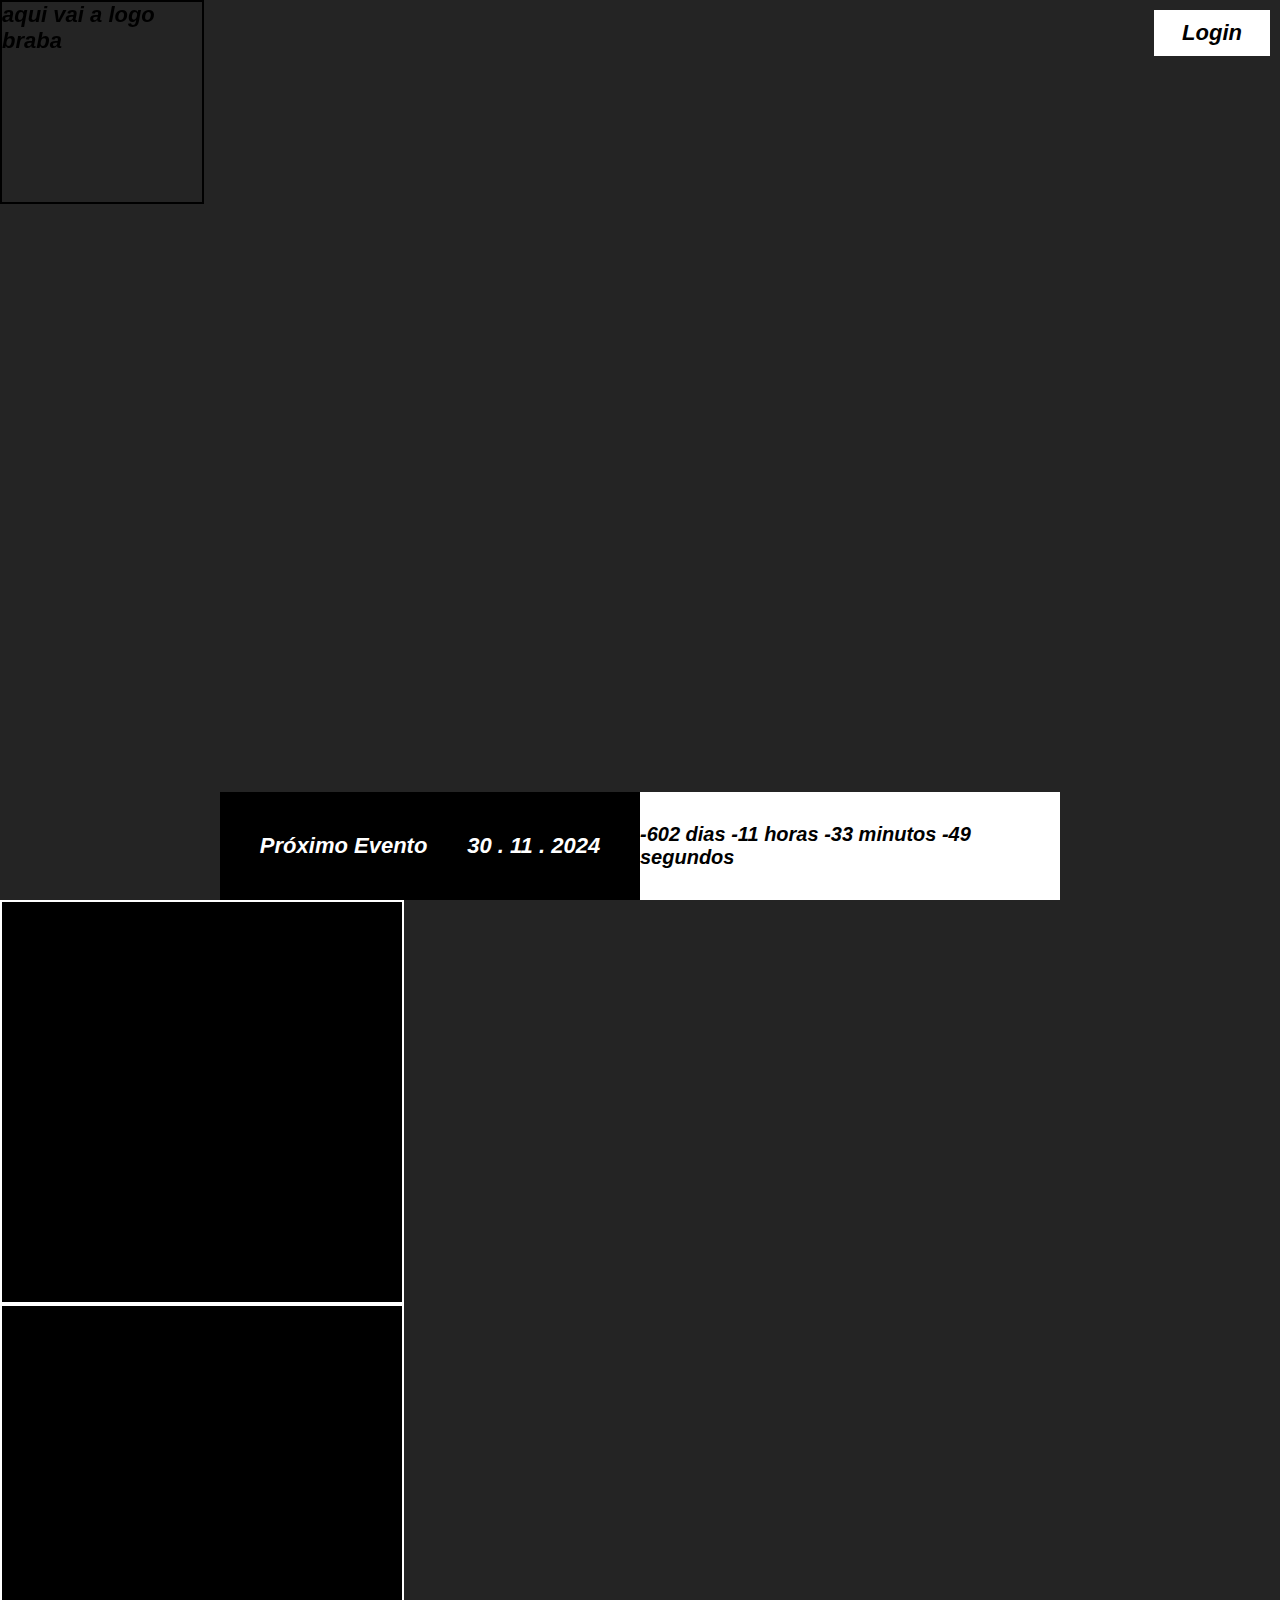
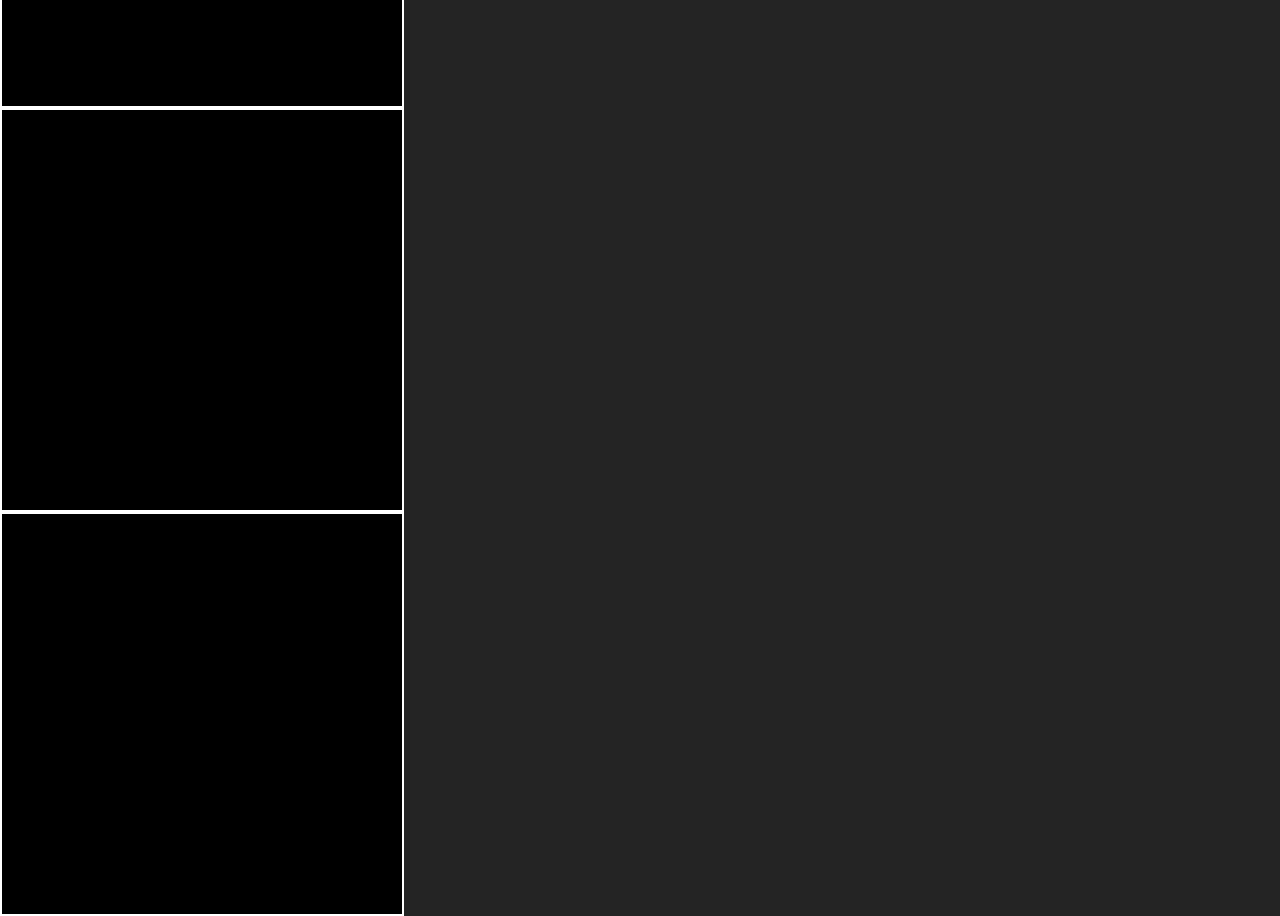
<file: JoaoHeitor/index.html>
<!DOCTYPE html>
<html lang="en">
<head>
    <meta charset="UTF-8">
    <meta name="viewport" content="width=device-width, initial-scale=1.0">
    <link rel="stylesheet" href="style.css">
    <title>Document</title>
</head>
<body>
    <div id="init">
        <div id="logo">
            aqui vai a logo braba
        </div>

        <!-- <div class="sketchfab-embed-wrapper"> <iframe title="Mazda Miata mx-5" frameborder="0" allowfullscreen mozallowfullscreen="true" webkitallowfullscreen="true" allow="autoplay; fullscreen; xr-spatial-tracking" xr-spatial-tracking execution-while-out-of-viewport execution-while-not-rendered web-share src="https://sketchfab.com/models/e074e29ccc3847dca74ed5e9cb92d3e7/embed"> </iframe> </div> -->


        <div id="botLogin">
            Login
        </div>

        <div id="loginPg">
            <div id='ptP'>
            </div>
            <div id="ptB">
                <p>INSCRIÇÃO</p>
                <div class="in">
                    <input type="text" placeholder="NOME" id="text1">
                    <input type="text" placeholder="CPF" id="text2">
                    <input type="email" placeholder="EMAIL" id="text3">
                    <button>
                        <span class="transition"></span>
                        <span class="gradient"></span>
                        <span class="label">CADASTRE-SE</span>
                      </button>
                      
                </div>
            </div>
        </div>

        <div id="prxEvt">
            <div id="p1">
                <div>Próximo Evento</div>
                <div id="p1D">00 . 00 . 00</div>
            </div>
            <div id="p2">00 . 00 . 00</div>
        </div>
    </div>


    <div id='grid'>
        <div></div>
        <div></div>
        <div></div>
        <div></div>
    </div>
</body>
<script src="back.js"></script>
</html>

</body>
</html>
</file>
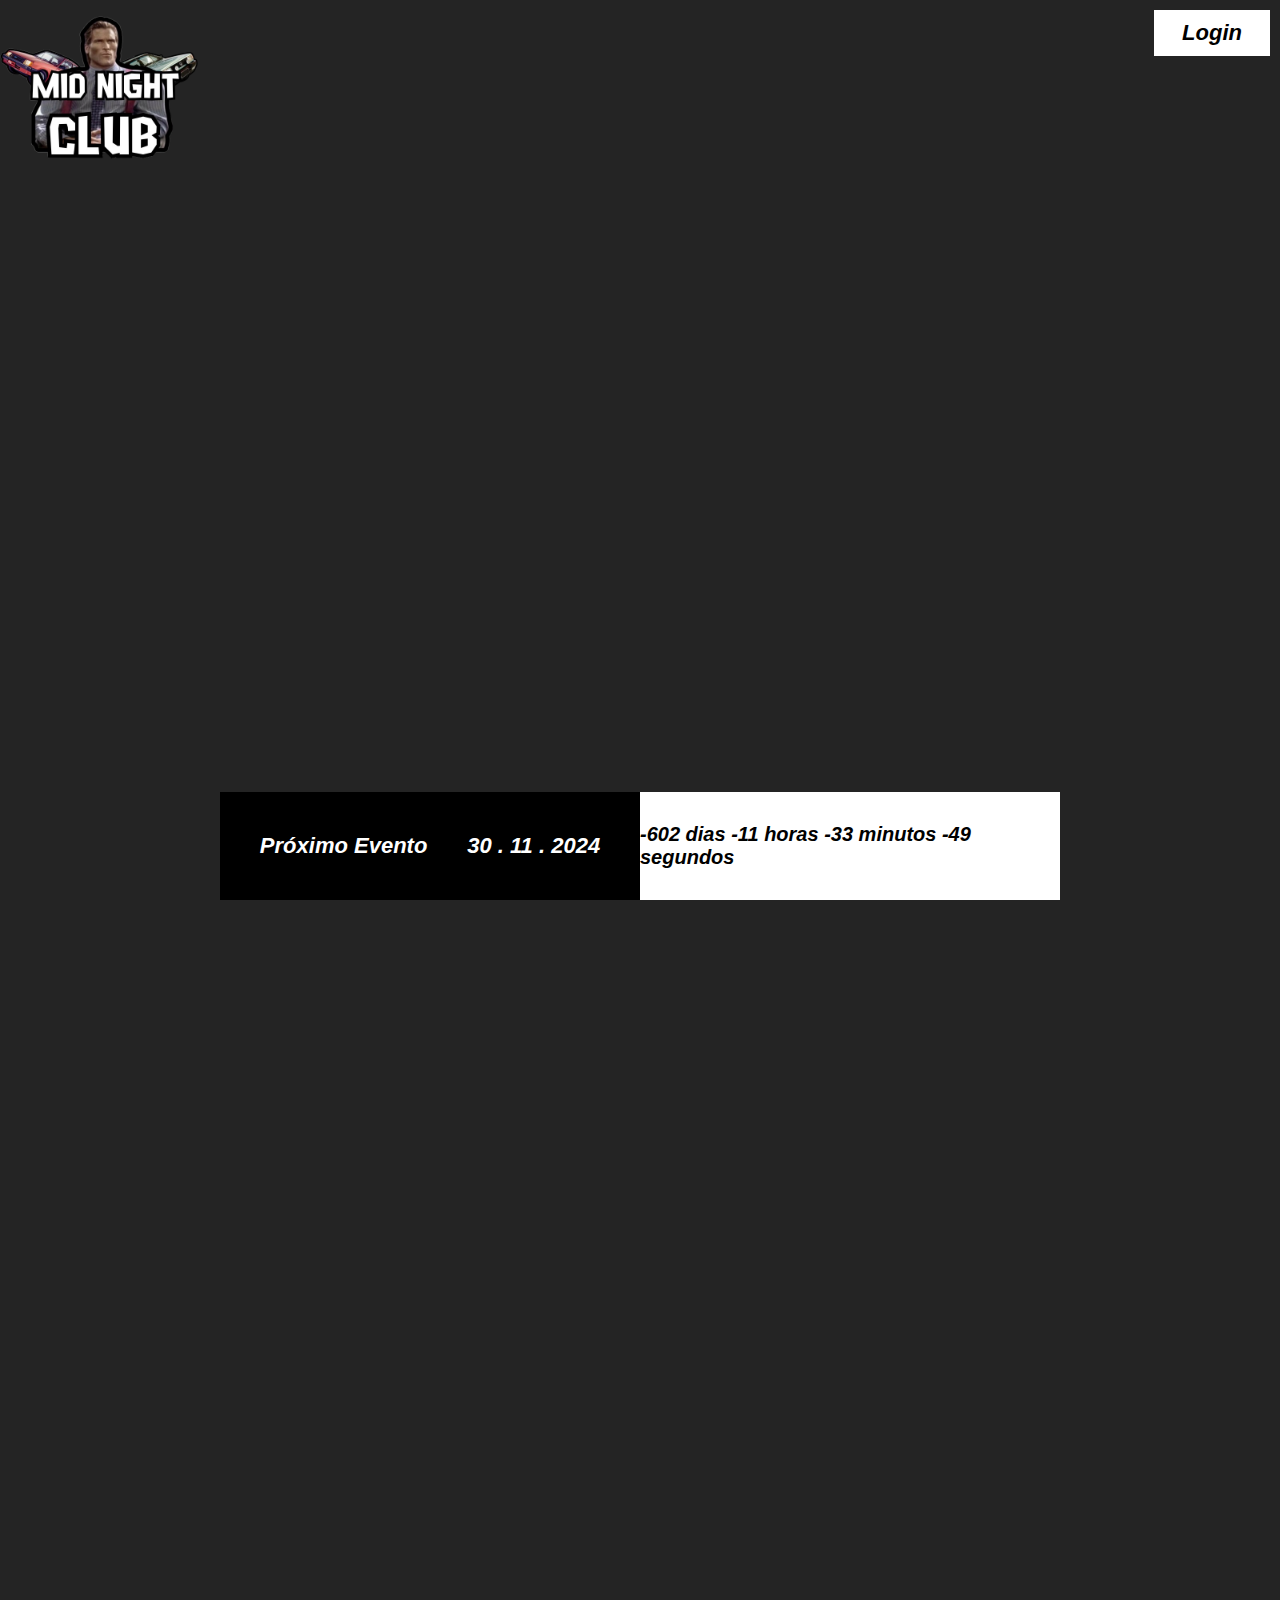
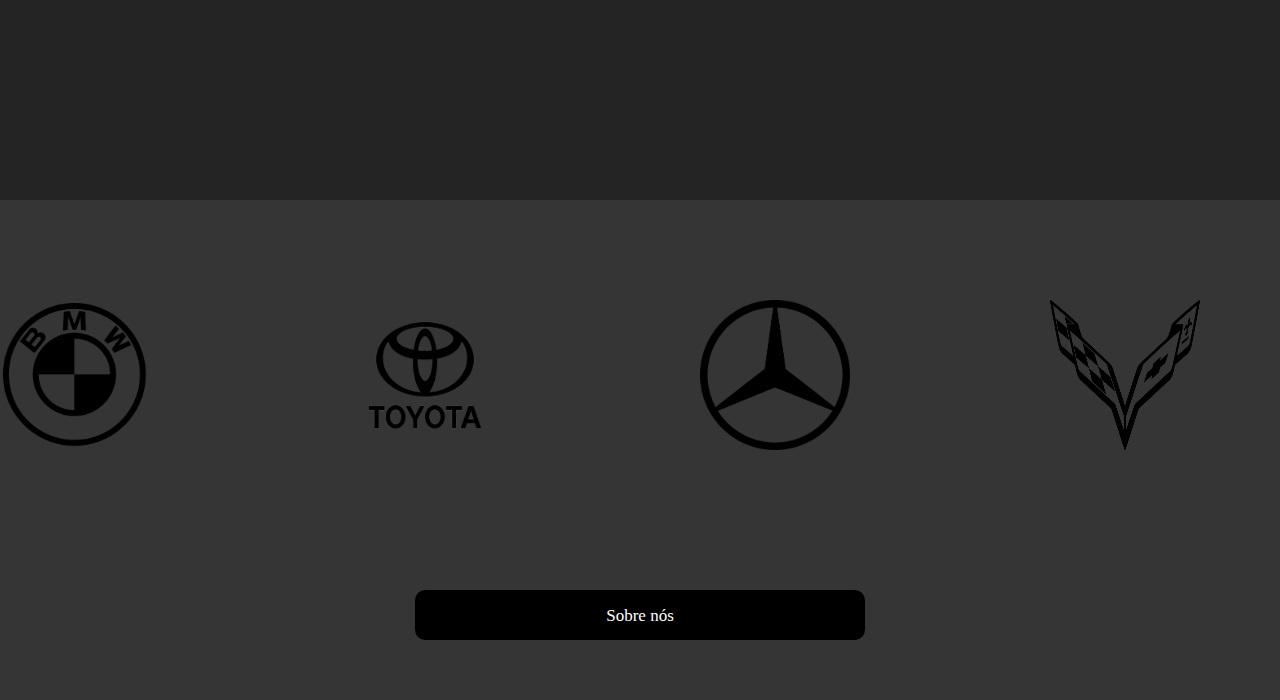
<file: main/index.html>
<!DOCTYPE html>
<html lang="en">
<head>
    <meta charset="UTF-8">
    <meta name="viewport" content="width=device-width, initial-scale=1.0">
    <link rel="stylesheet" href="style.css">
    <title>Mid Night Club - Encontro de Carros</title>
</head>
<body>
    <div id="init">
        <img  id="logo"  src="MidNightClubLogo.png">



        <div id="botLogin">
            Login
        </div>

        <div id="loginPg">
            <div id='ptP'>
            </div>
            <div id="ptB">
                <p id="par">INSCRIÇÃO</p>
                <div class="in">
                    <input type="text" placeholder="NOME" id="text1">
                    <input type="text" placeholder="CPF" id="text2">
                    <input type="email" placeholder="EMAIL" id="text3">
                    <button class="botaofodao">
                        <span class="transition"></span>
                        <span class="gradient"></span>
                        <span class="label">CADASTRE-SE</span>
                      </button>
                      <div class="comentario">
                      </div>
                 </div>
            </div>
        </div>

        
        <div id="prxEvt">
            <div id="p1">
                <div>Próximo Evento</div>
                <div id="p1D">00 . 00 . 00</div>
            </div>
            <div id="p2">00 . 00 . 00</div>
        </div>
    </div>

    <div class="centro">
      
    </div>
    <div class="slider">
      <div class="move">
        
        <div class="box">
          <img src="FotosSlider/bmw.png" alt="">
        </div>
        <div class="box">
          <img src="FotosSlider/toyota.png" alt="">
        </div>
        <div class="box">
          <img src="FotosSlider/mercedes.png" alt="">
        </div>
        <div class="box">
          <img src="FotosSlider/corvette2.png" alt="">
        </div>
        <div class="box">
          <img src="FotosSlider/ferrari.png" alt="">
        </div>
        <div class="box"> 
          <img src="FotosSlider/porsche.png" alt="">
        </div>
        <div class="box">
          <img src="FotosSlider/honda.png" alt="">
        </div>
        
        
        <div class="box">
          <img src="FotosSlider/bmw.png" alt="">
        </div>
        <div class="box">
          <img src="FotosSlider/toyota.png" alt="">
        </div>
        <div class="box">
          <img src="FotosSlider/mercedes.png" alt="">
        </div>
        <div class="box">
          <img src="FotosSlider/corvette2.png" alt="">
        </div>
        <div class="box">
          <img src="FotosSlider/ferrari.png" alt="">
        </div>
        <div class="box">
          <img src="FotosSlider/porsche.png" alt="">
        </div>
        <div class="box">
          <img src="FotosSlider/honda.png" alt="">
        </div>
        
      </div>


      <a href="/about/about.html">




        <div class="Sobrenos">
          
          
          <button class="botaofodao">
            <span class="transition"></span>
            <span class="gradient"></span>
            <span class="label">Sobre nós</span>
          </button>


      </a>
    </div>
   
</body>
<script src="back.js"></script>
</html>

</body>
</html>
</file>
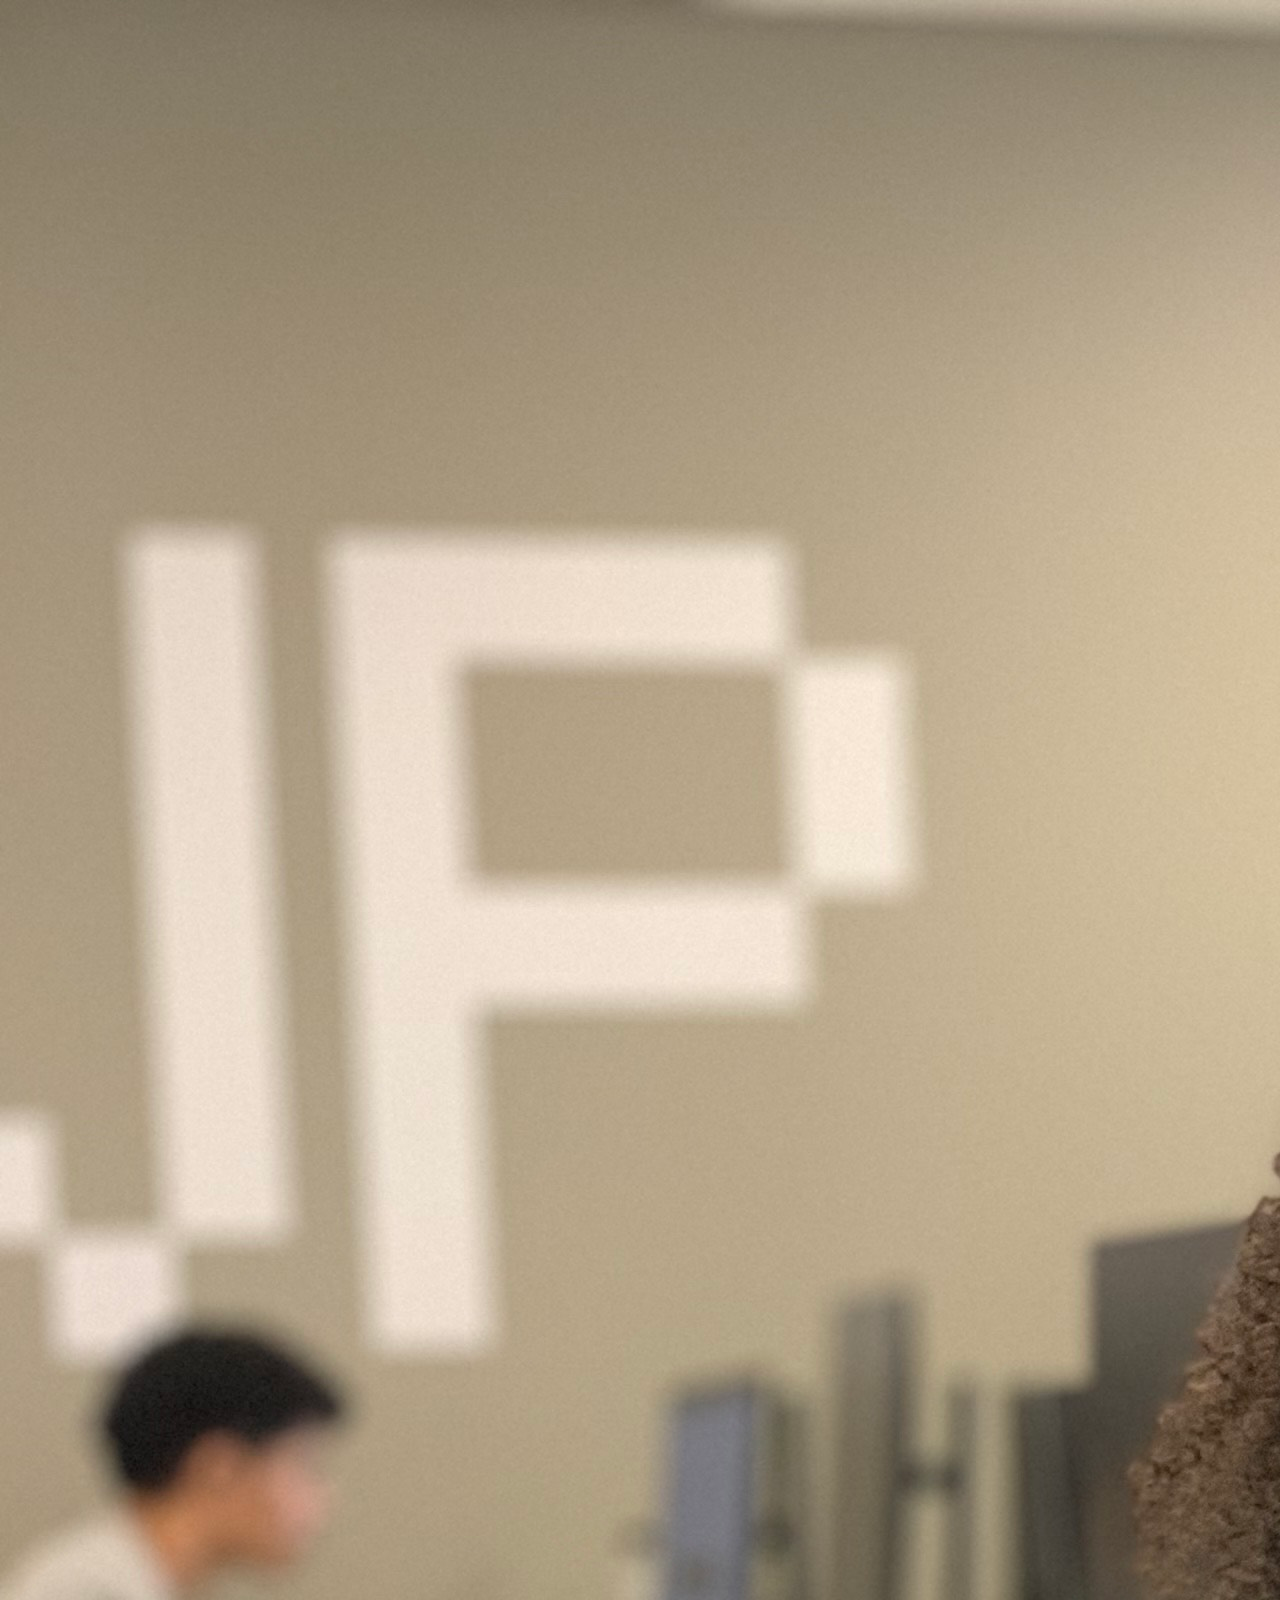
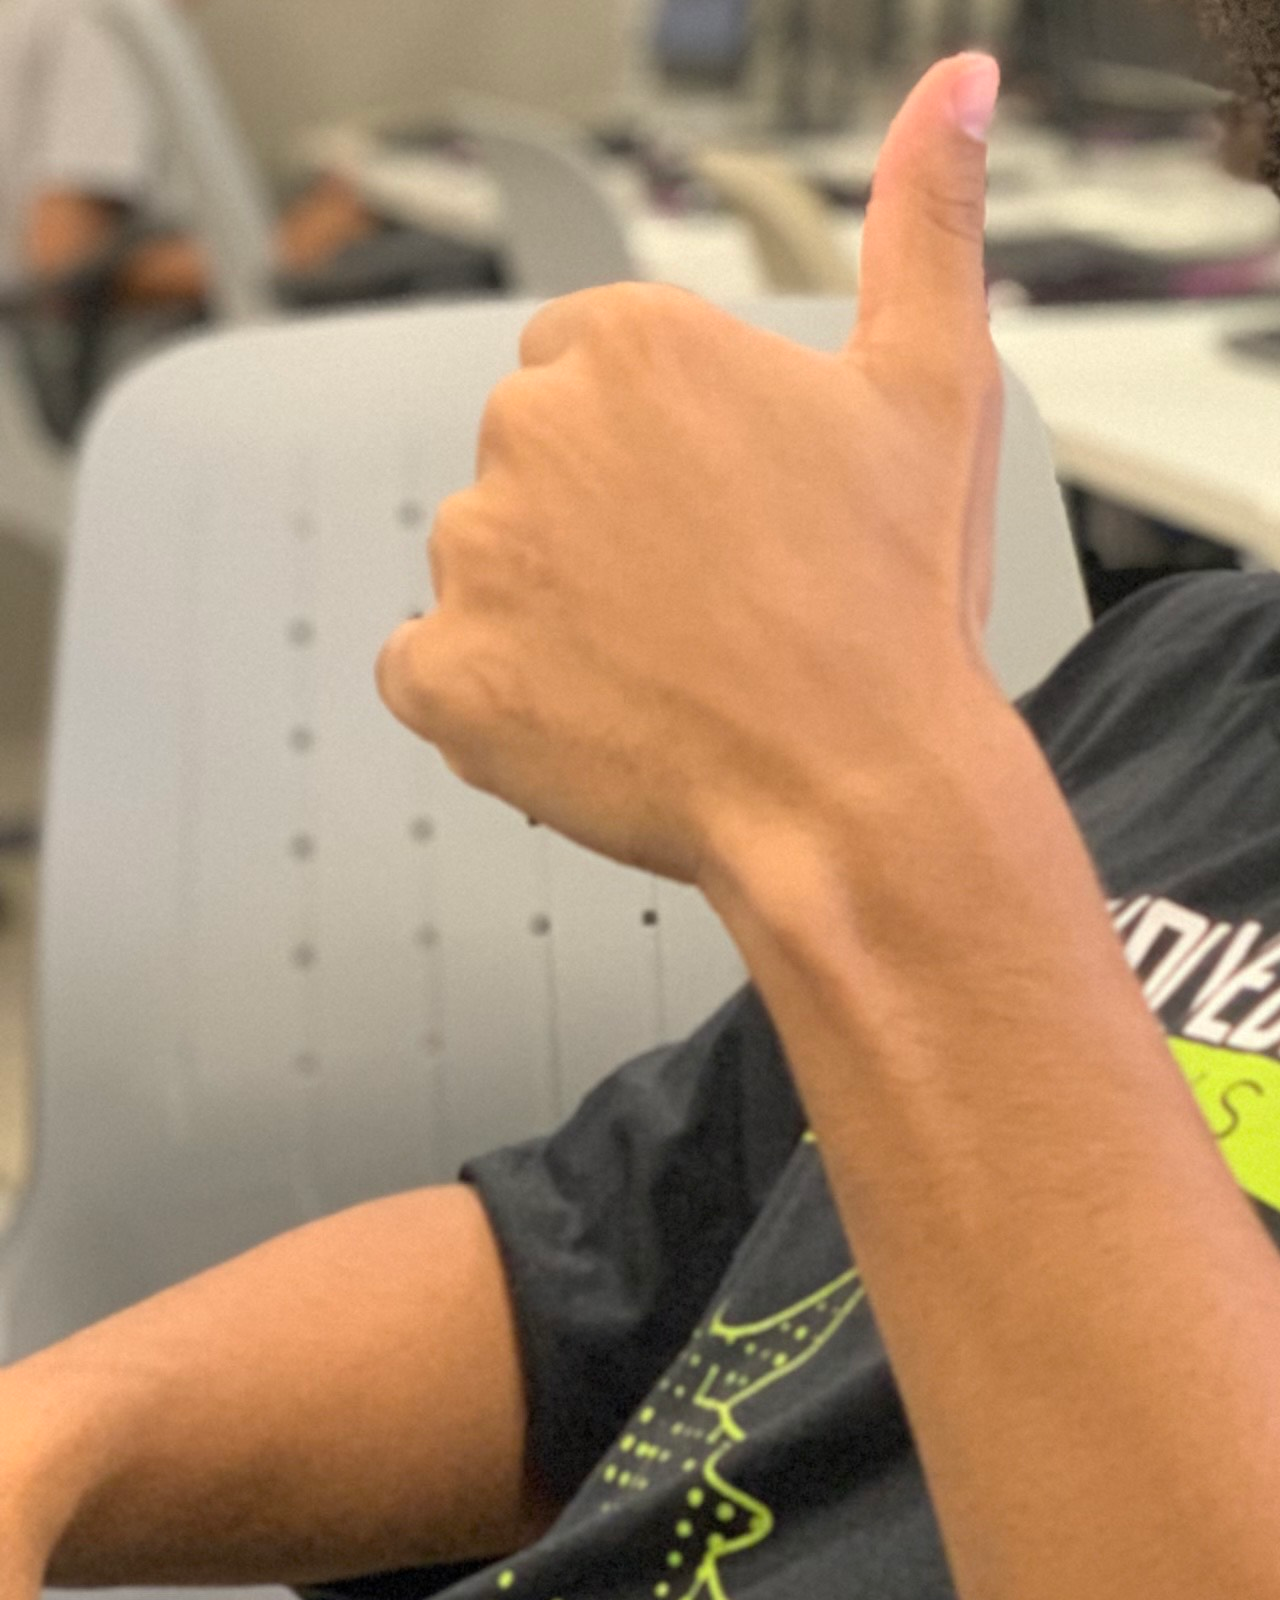
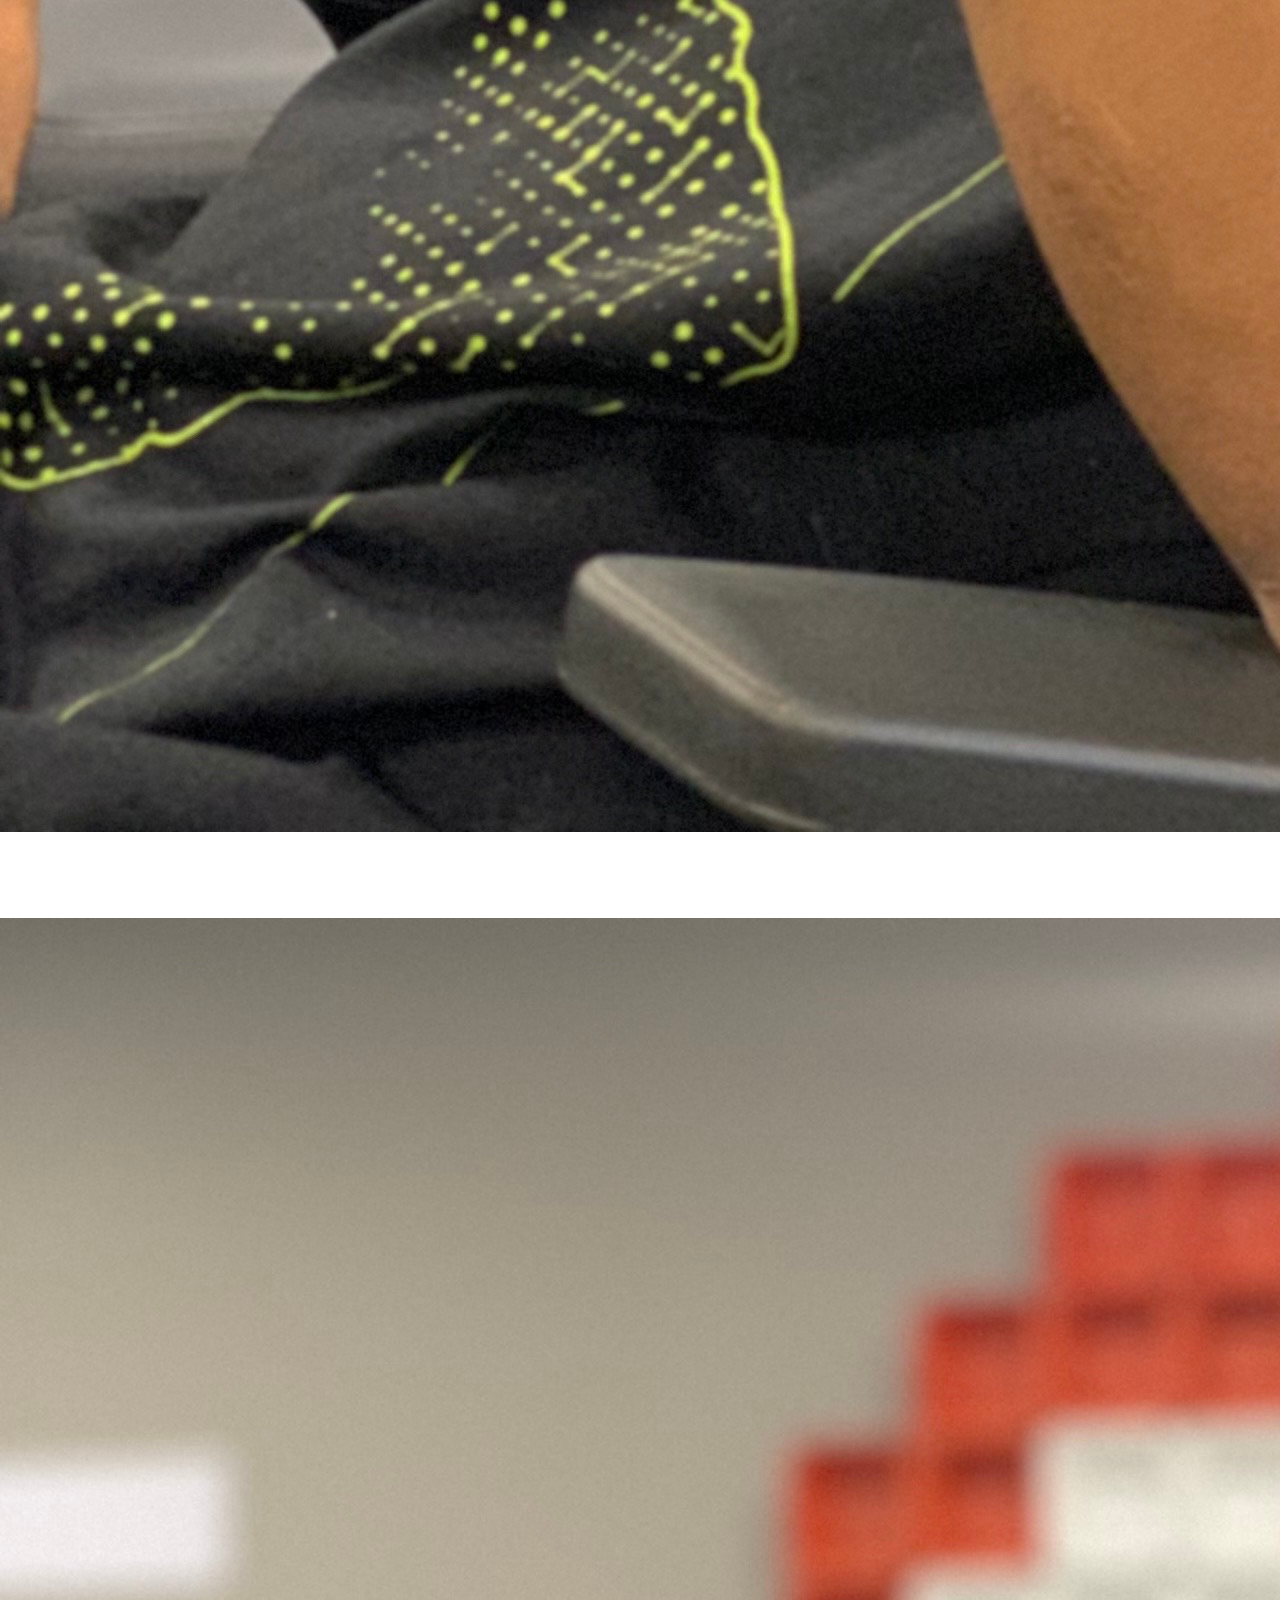
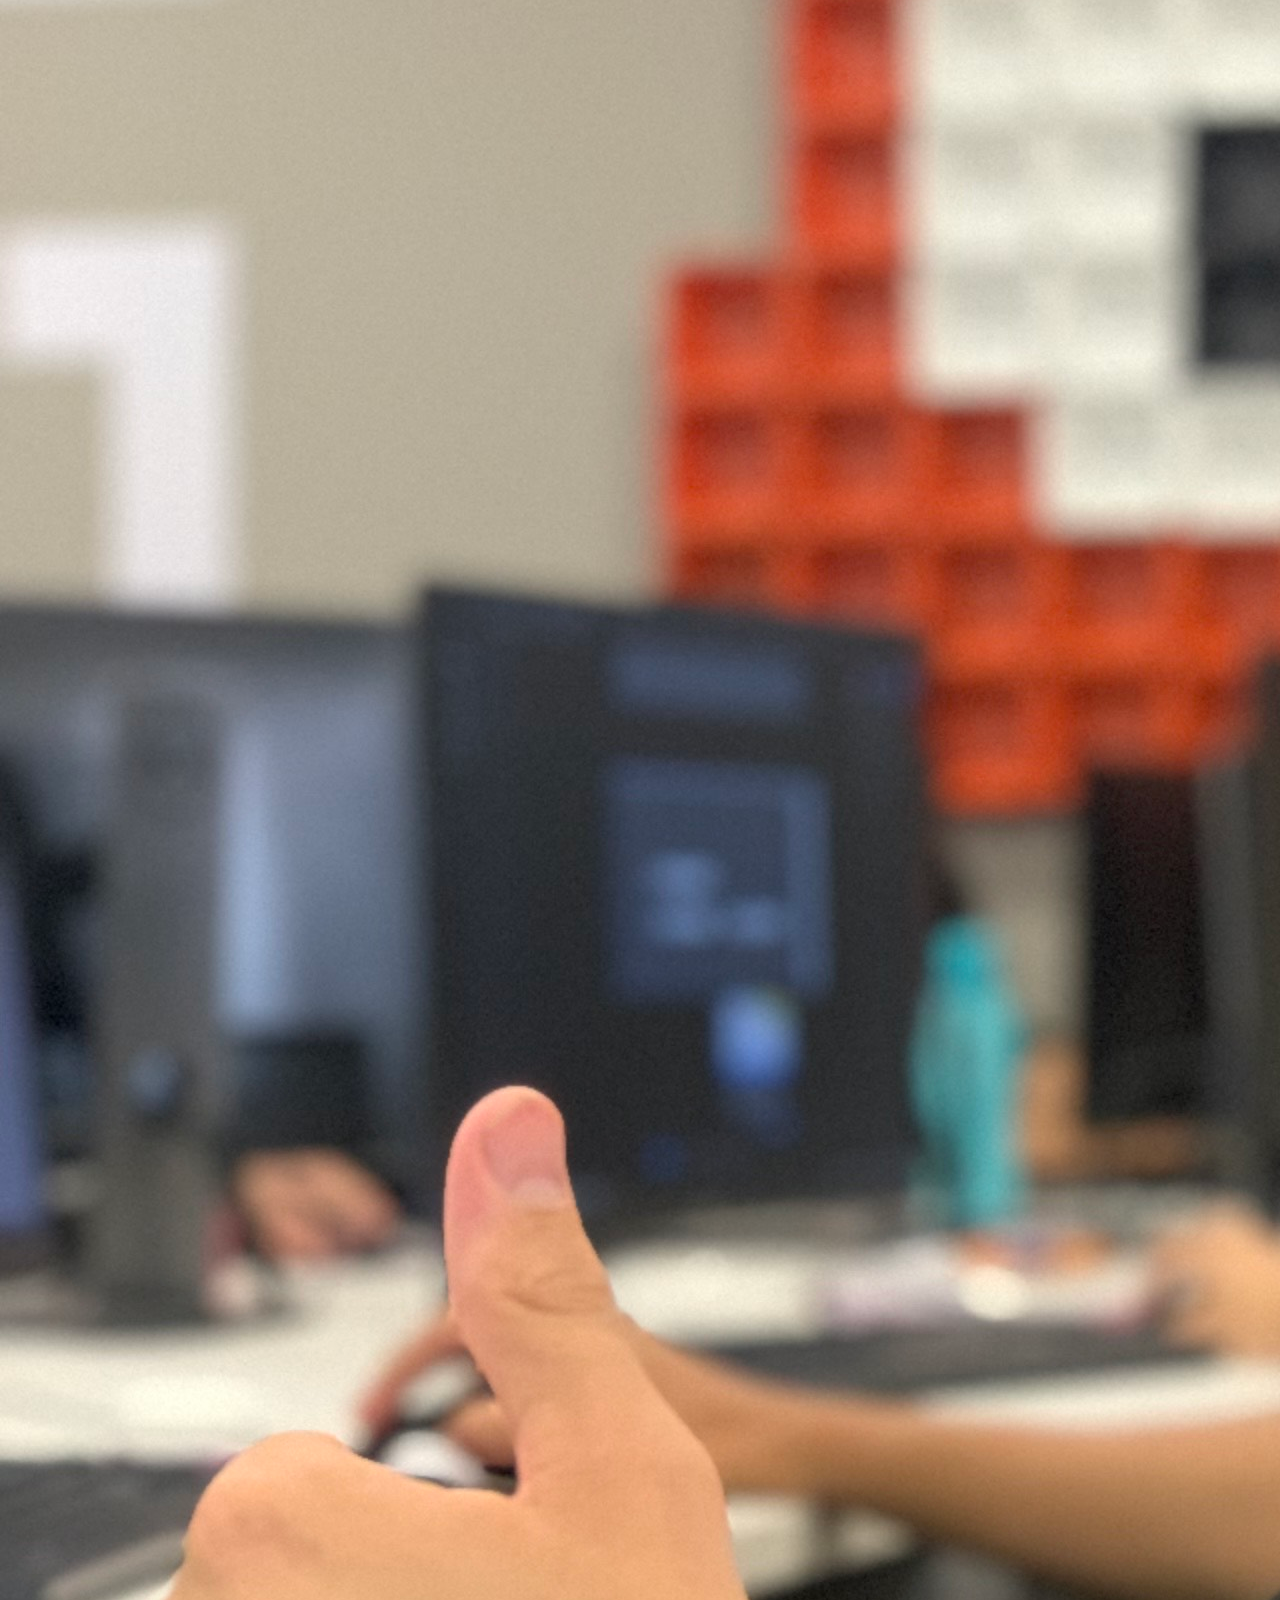
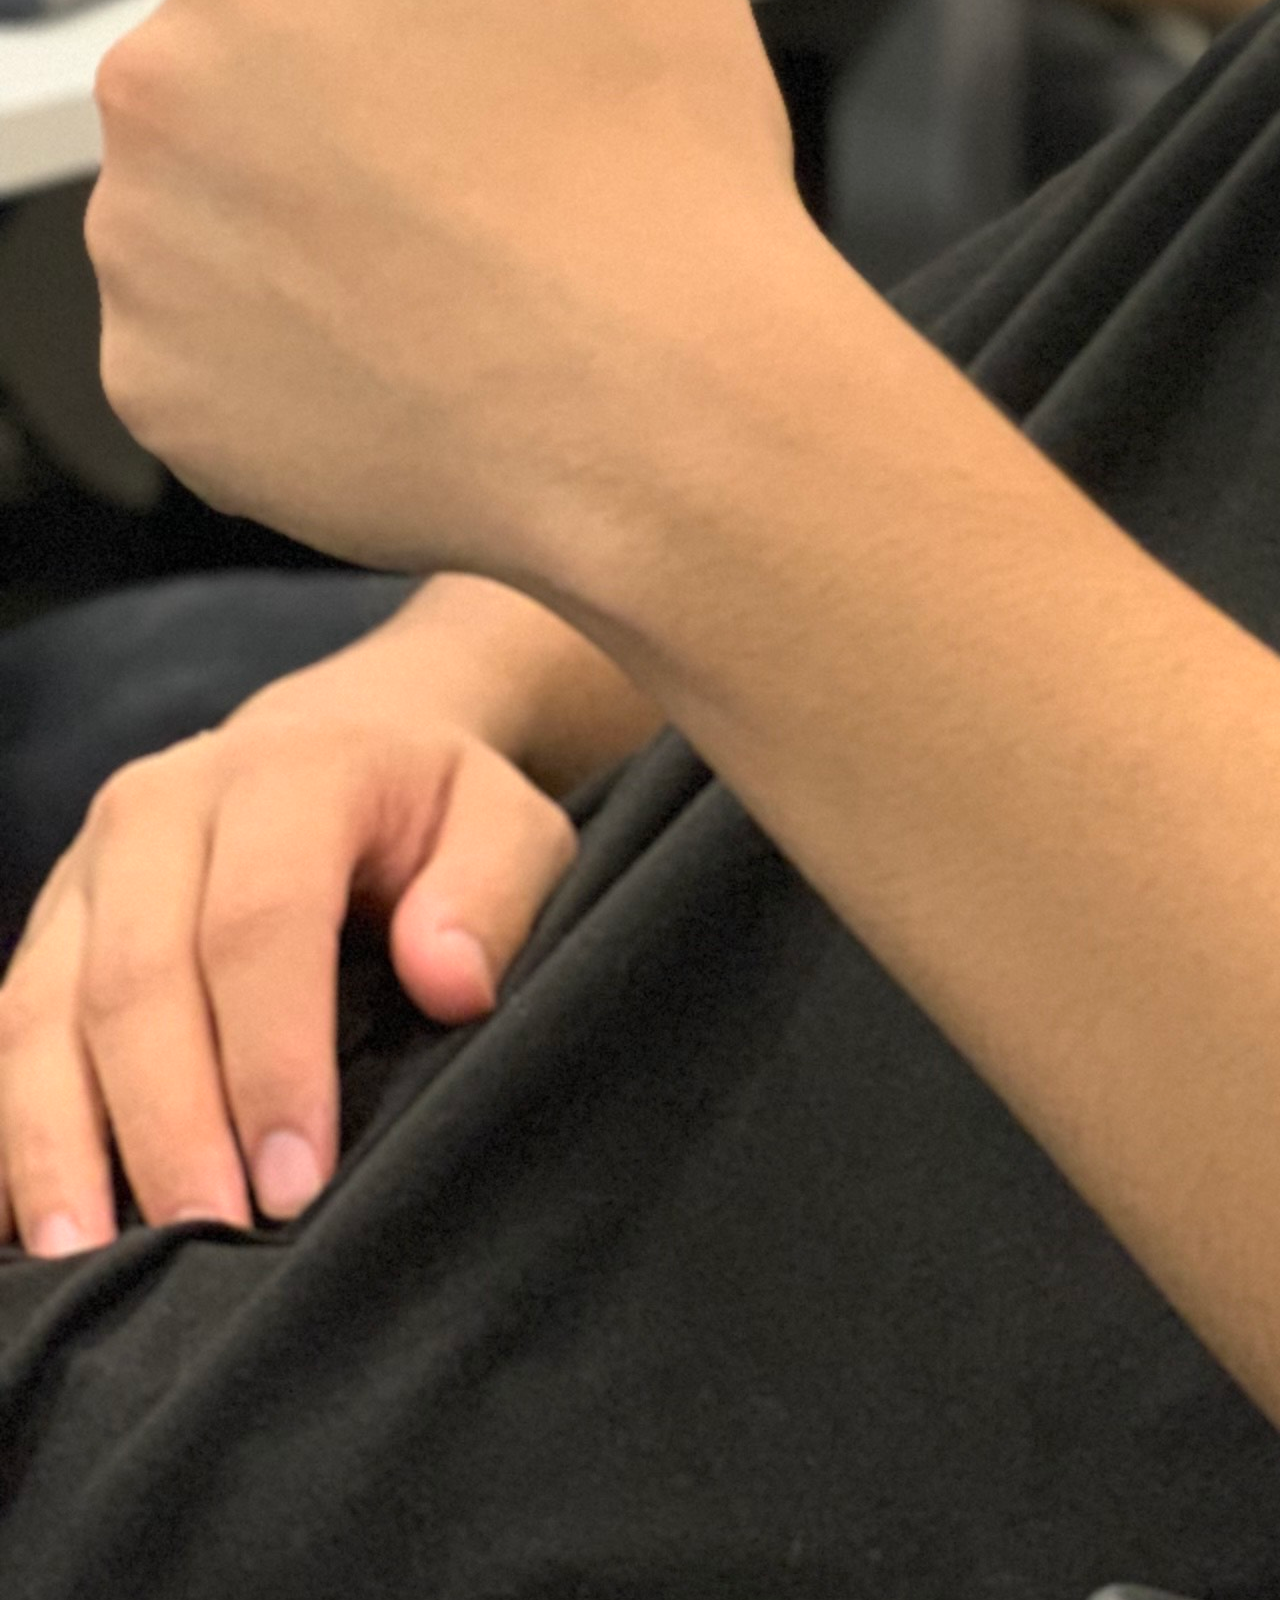
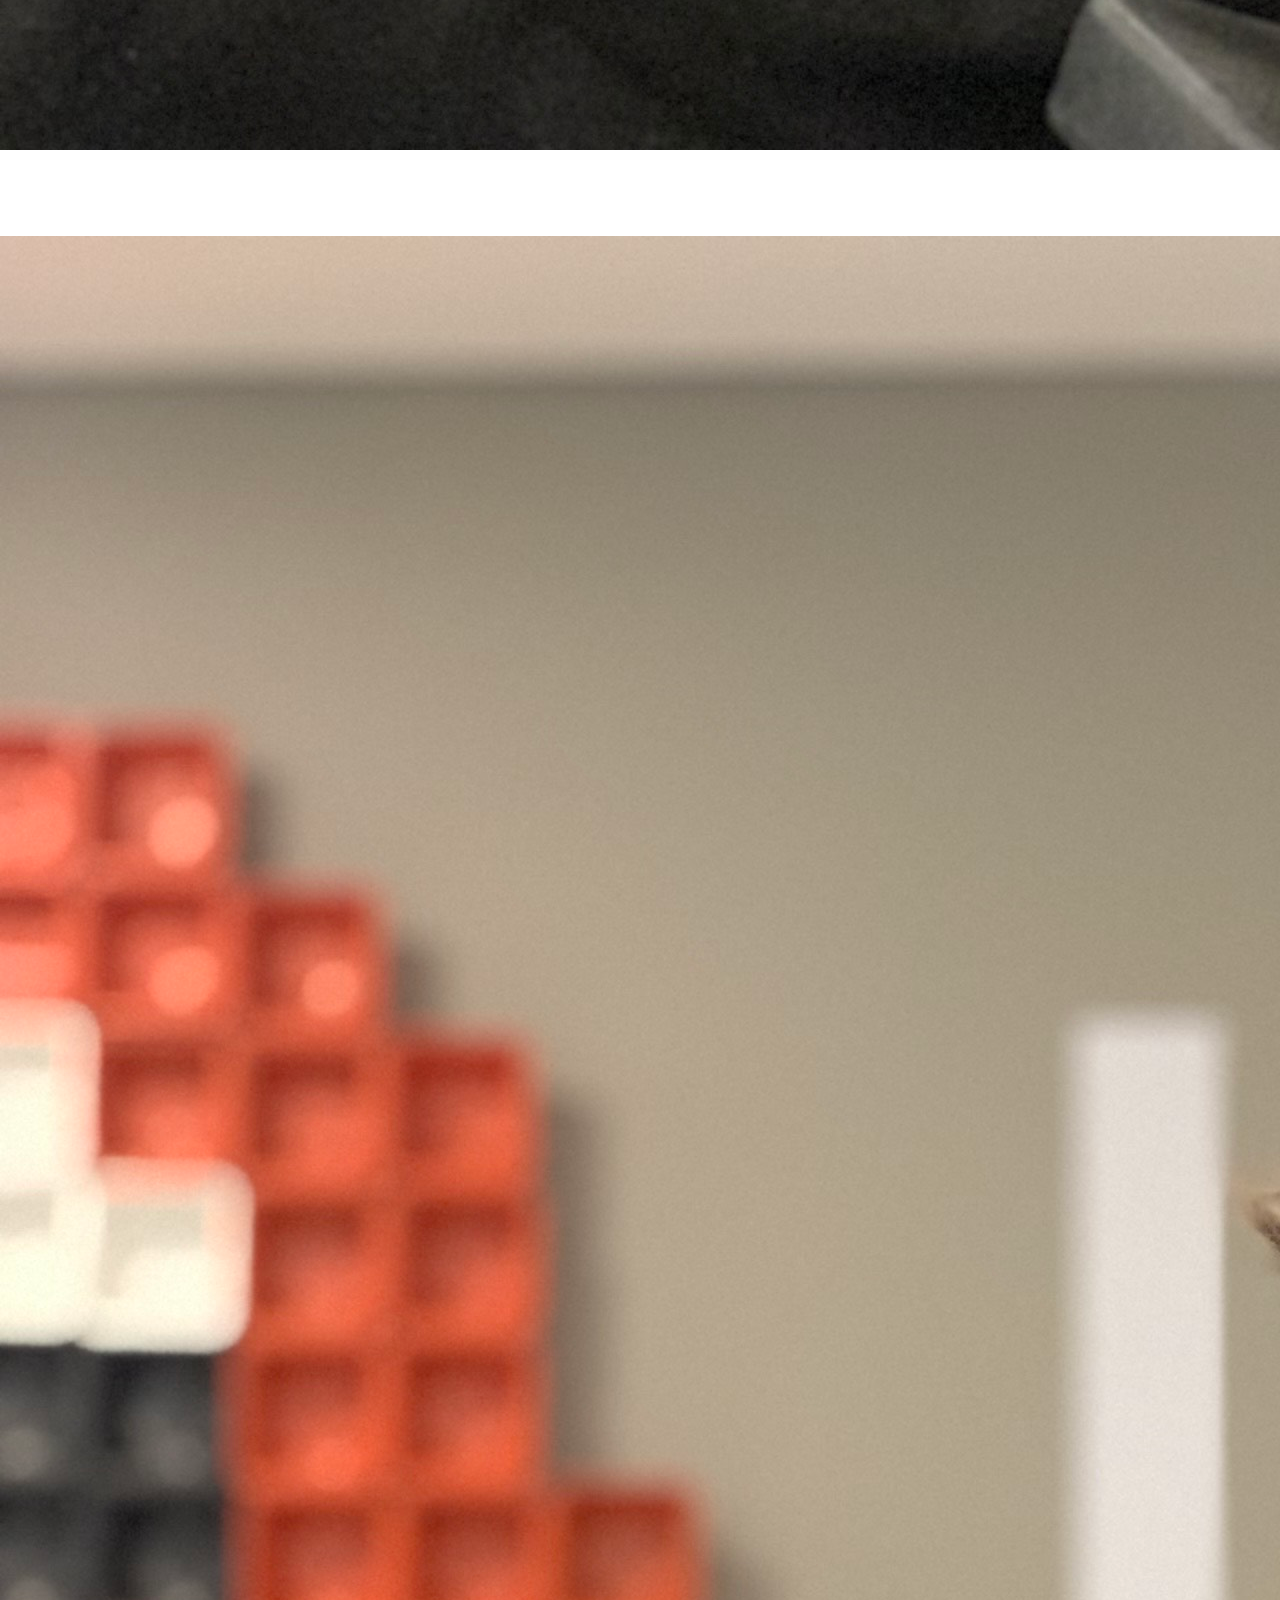
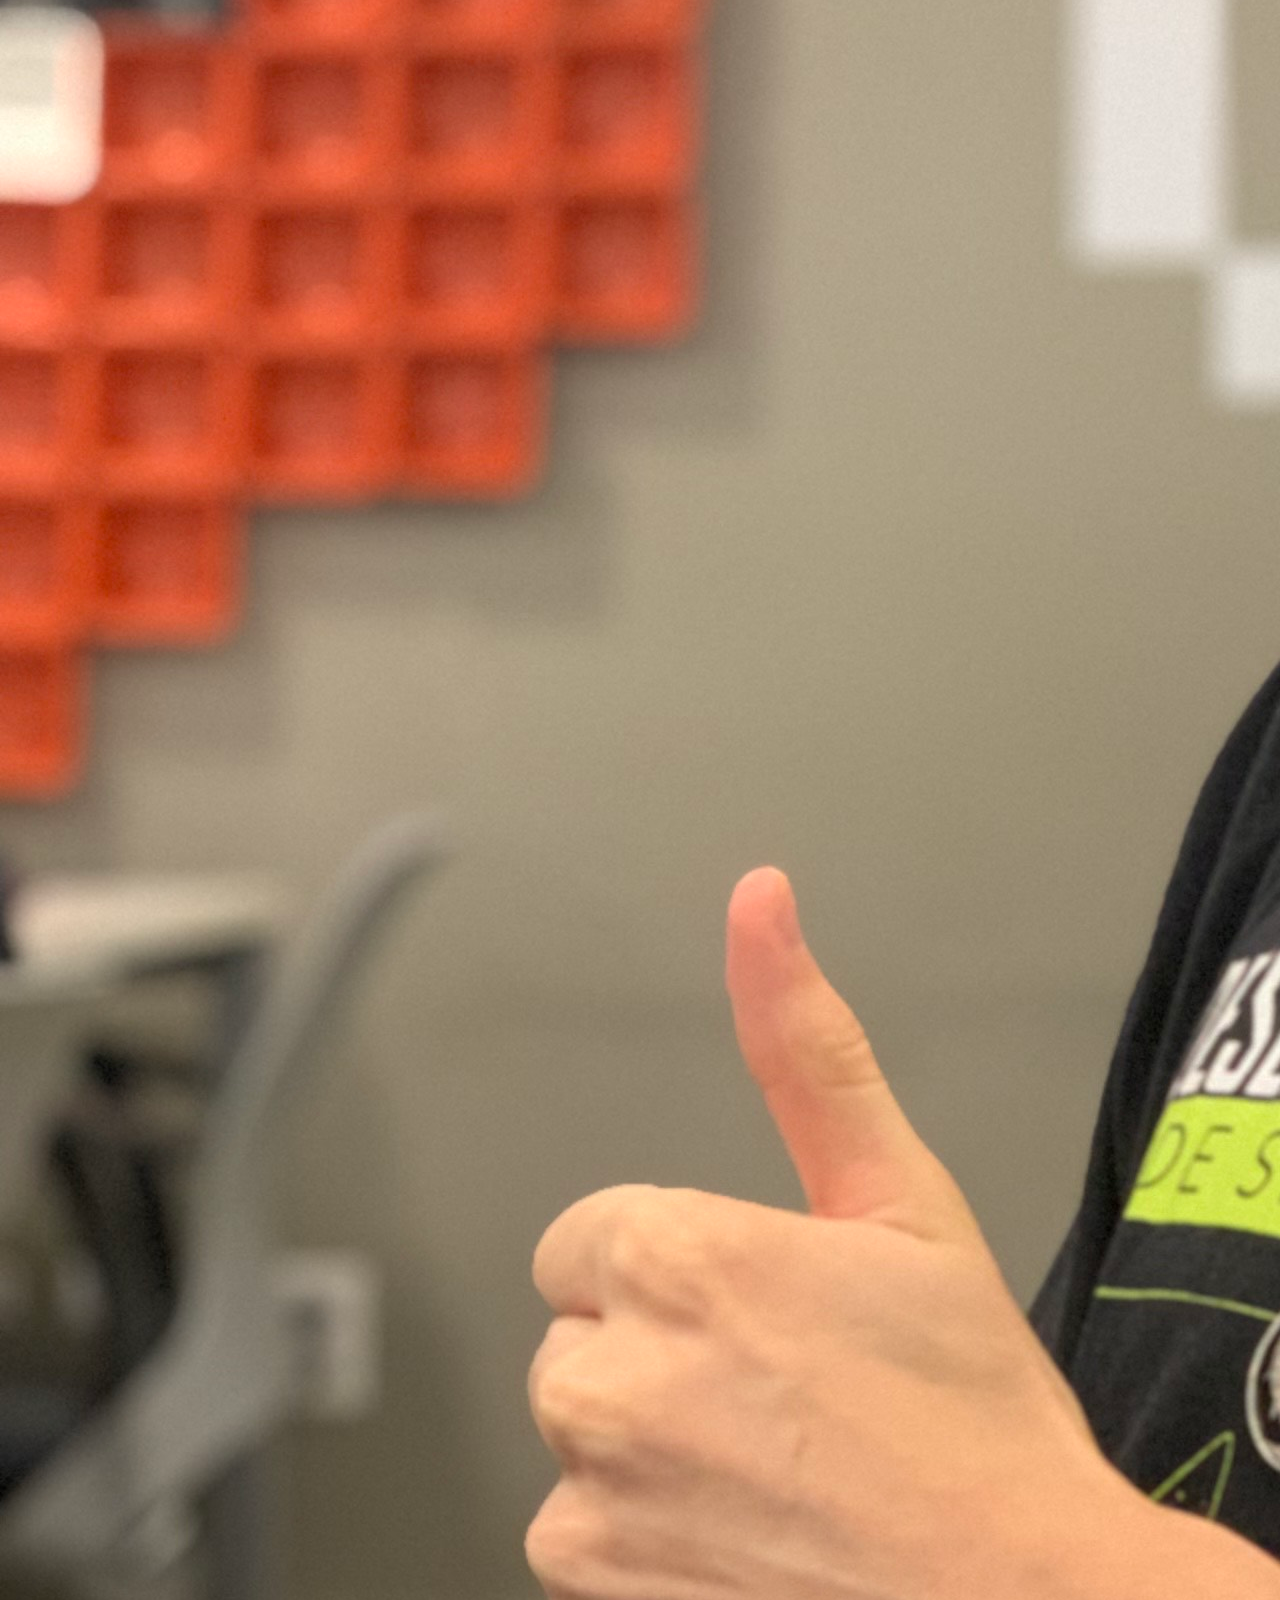
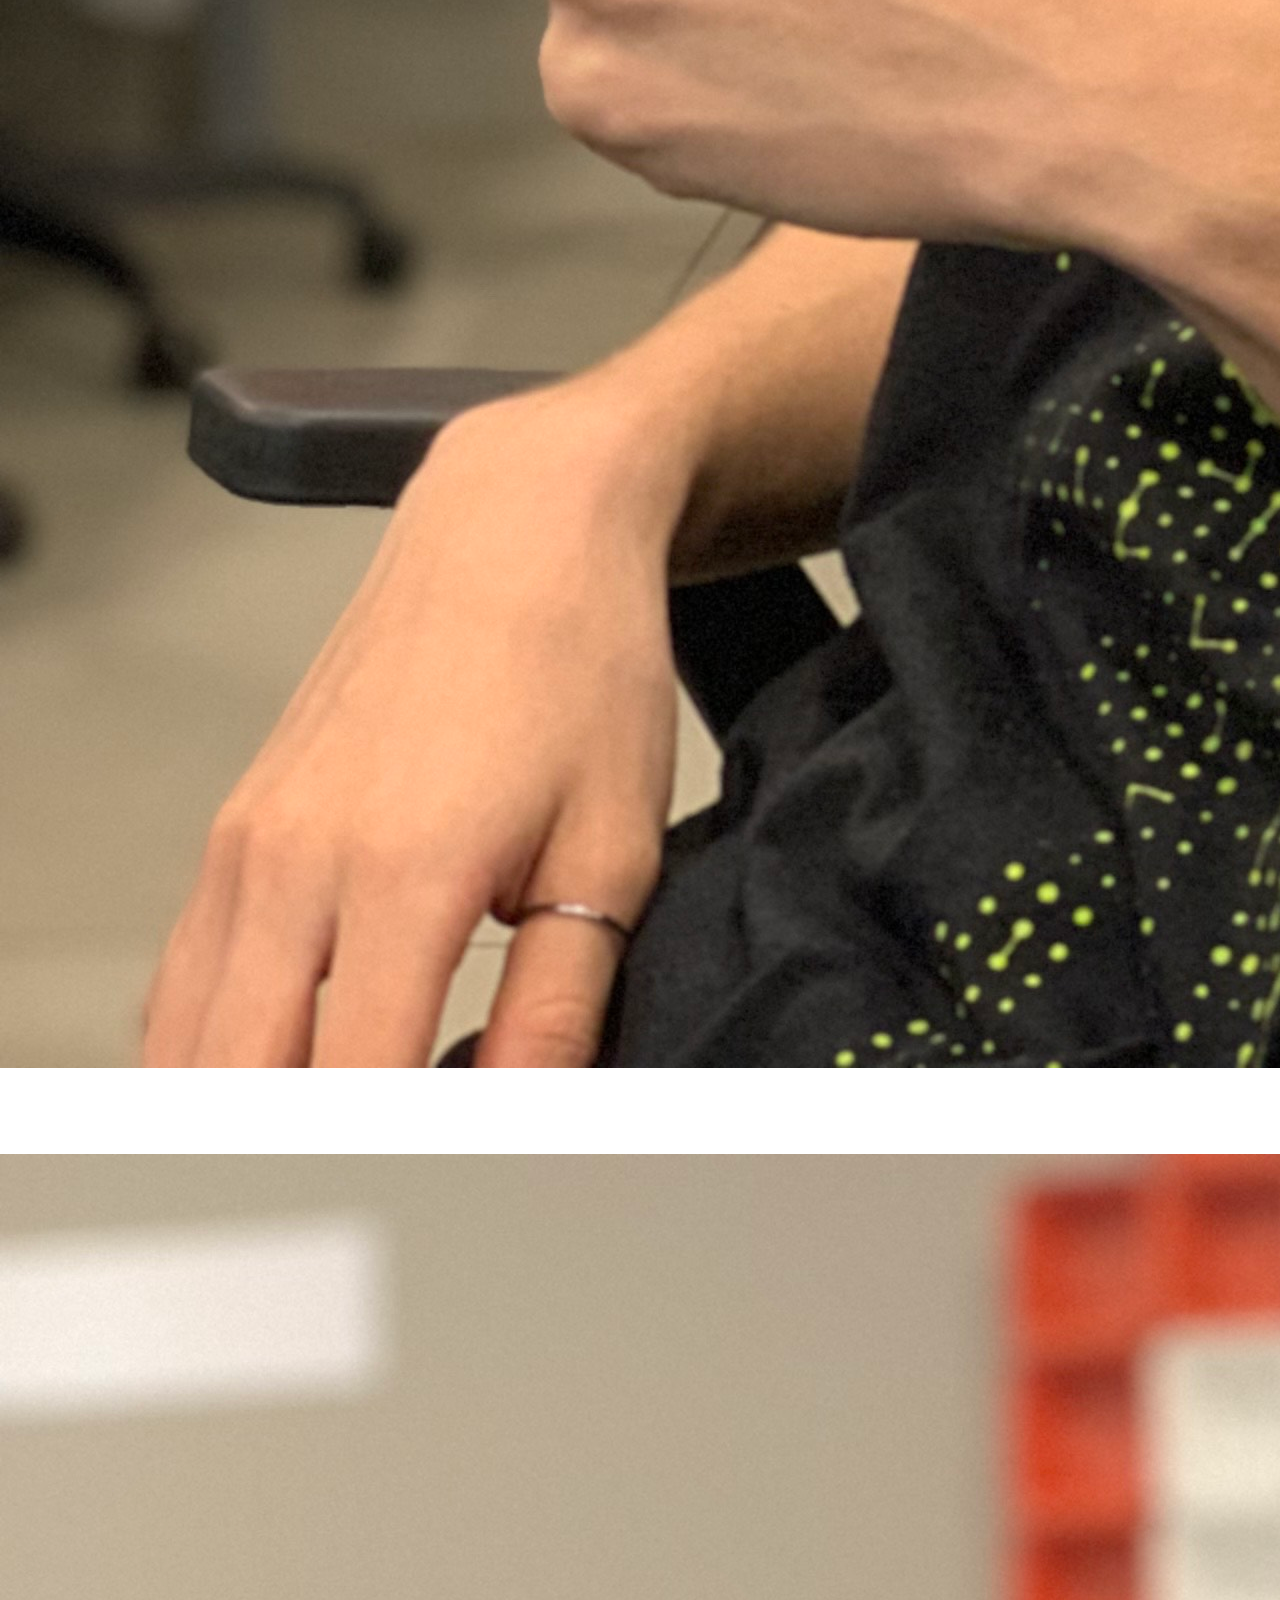
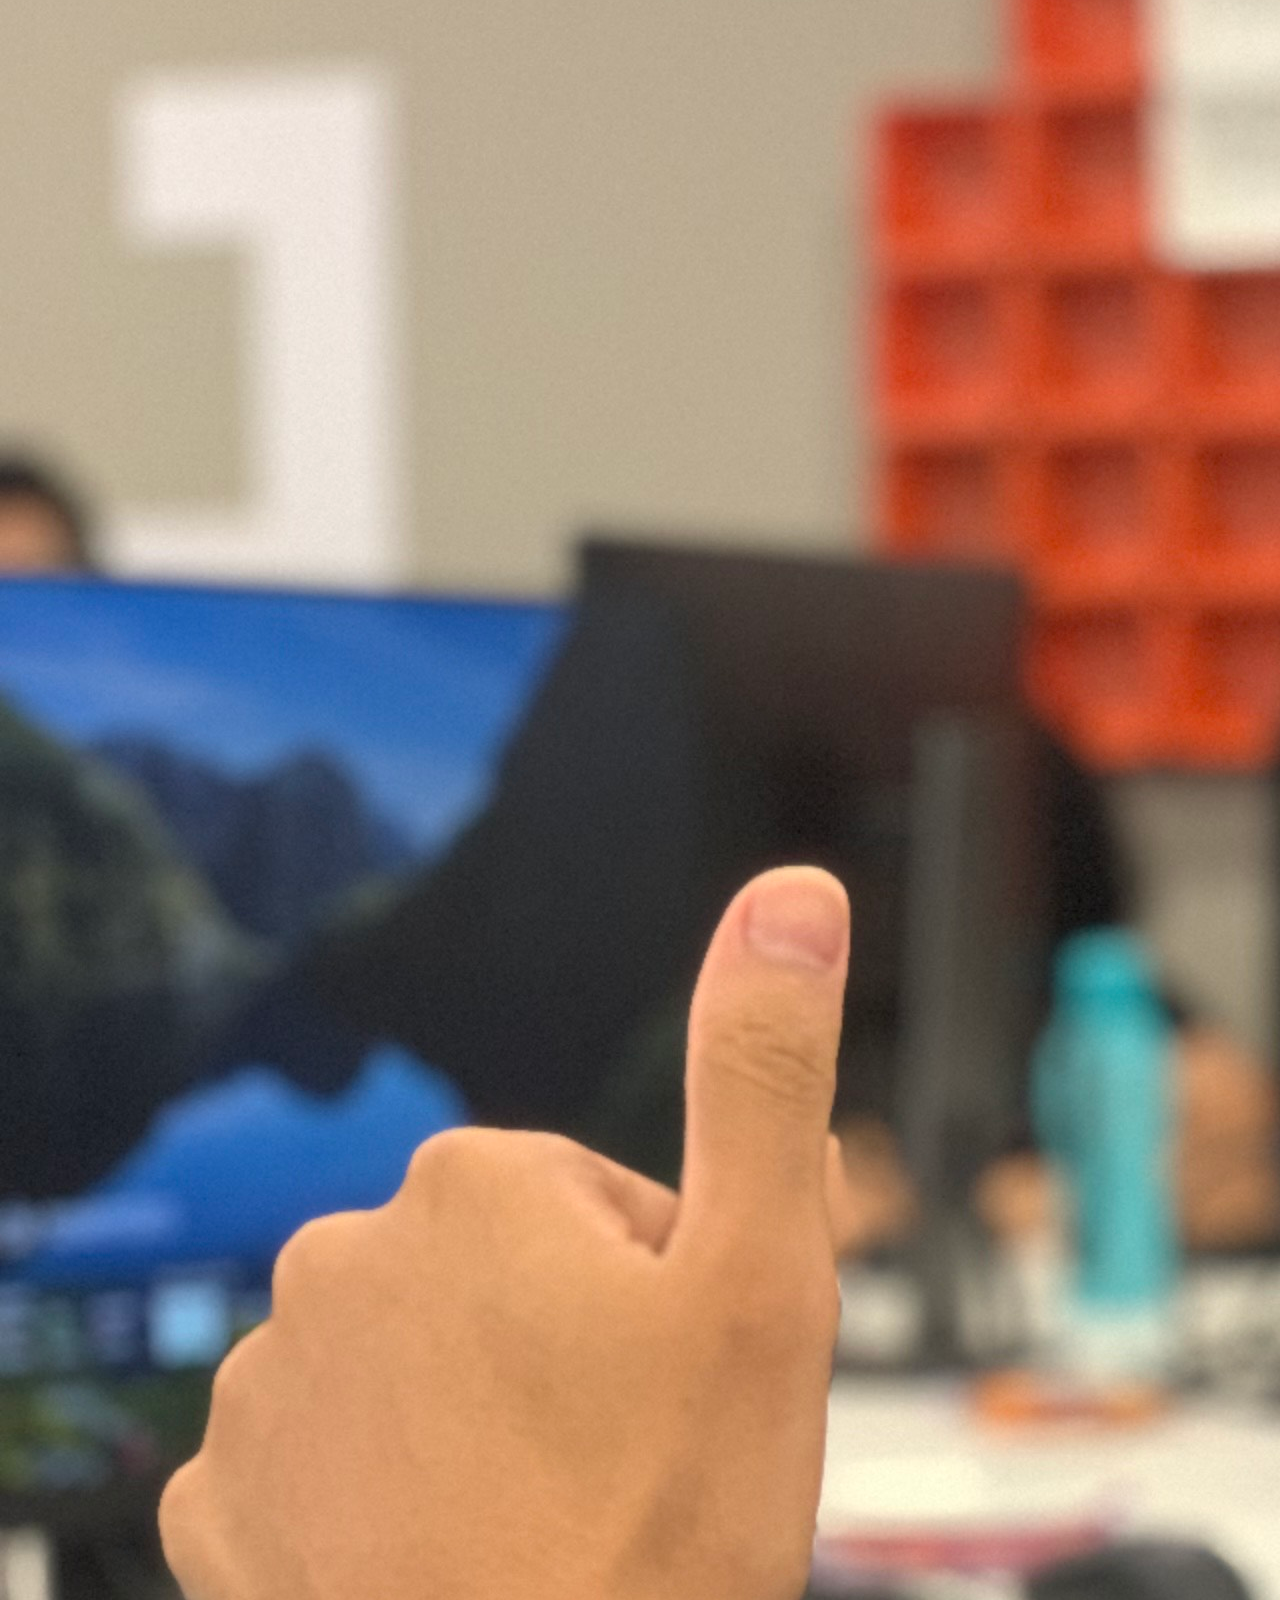
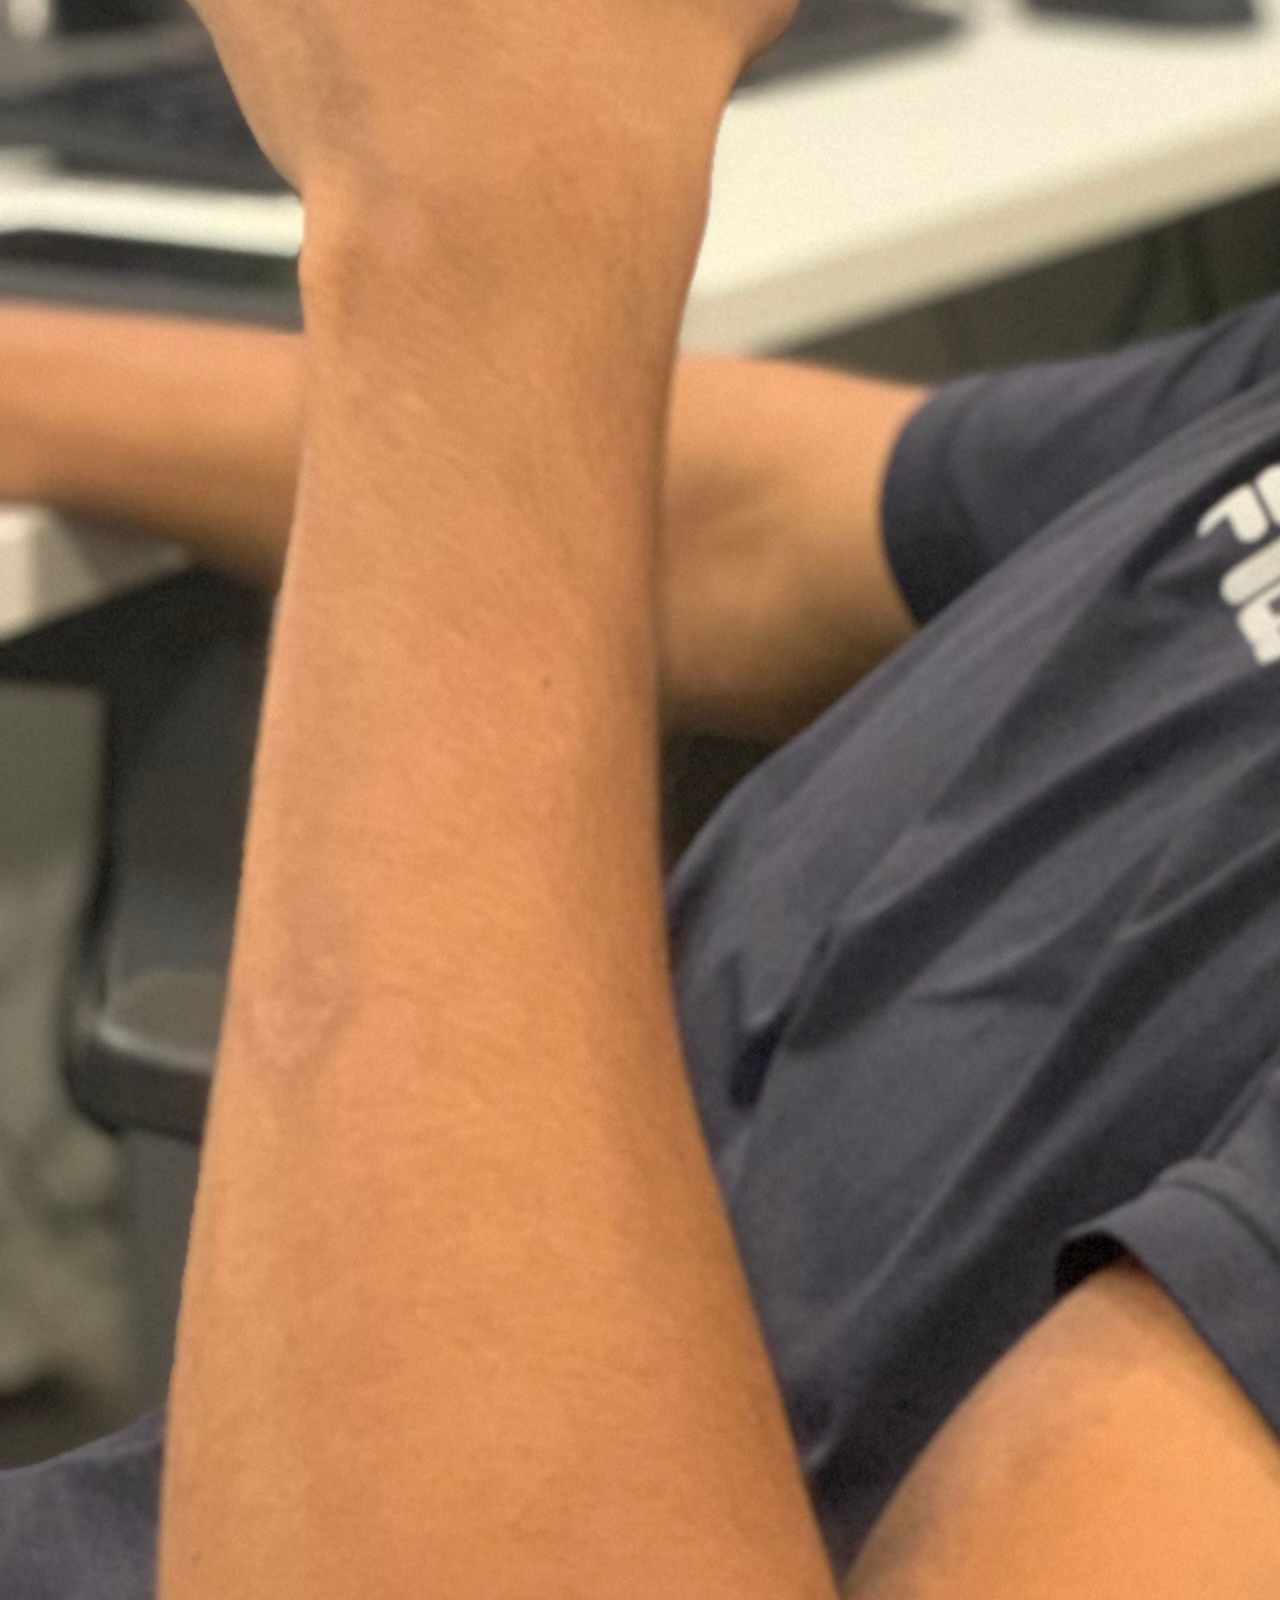
<file: about.html>
<!DOCTYPE html>
<html lang="en">
<head>
    <meta charset="UTF-8">
    <meta name="viewport" content="width=device-width, initial-scale=1.0">
    <title>Sobre Nós - MidNightClub</title>
    <link rel="stylesheet" href="styles.css">
    <link rel="preconnect" href="https://fonts.googleapis.com">
    <link rel="preconnect" href="https://fonts.gstatic.com" crossorigin>
    <link href="https://fonts.googleapis.com/css2?family=Inter:ital,opsz,wght@0,14..32,100..900;1,14..32,100..900&family=Noto+Sans+KR:wght@100..900&display=swap" rel="stylesheet">
</head>
<body id="bodyfoda">
    <div class="container">
        <div id="noisDaSilva">
            <div id="noisDnv">
                <div class="card1">
                    <img id="imagem" class='imagens' src="Fotos/sales.jpeg" alt="Rounded avatar">
                <h1>João Sales</h1>
                </div>
                <div class="card2">
                    <img id="imagem2" class='imagens' src="Fotos/heitor.jpeg" alt="Rounded avatar">
                    <h1>João Heitor</h1>
                </div>
                <div class="card3">
                    <img id="imagem3" class='imagens' src="Fotos/serafim.jpeg" alt="Rounded avatar">
                    <h1>Eduardo Serafim</h1>
                </div>
                <div class="card4">
                    <img id="imagem4" class='imagens' src="Fotos/queiroz.jpeg" alt="Rounded avatar">
                    <h1>Henrico Queiroz</h1>
                </div>
                <div class="card5">
                    <img id="imagem5" class='imagens' src="Fotos/fernandes.jpeg" alt="Rounded avatar">
                    <h1>Robert Fernandes</h1>
                </div>
            </div>

            <div id="aqui"></div>
        </div>
        <div>
            <div class="wave"></div>
            <div class="wave"></div>
            <div class="wave"></div>
         </div>
    </div>
    <script src="javascript.js"></script>
</body>
</html>
</file>
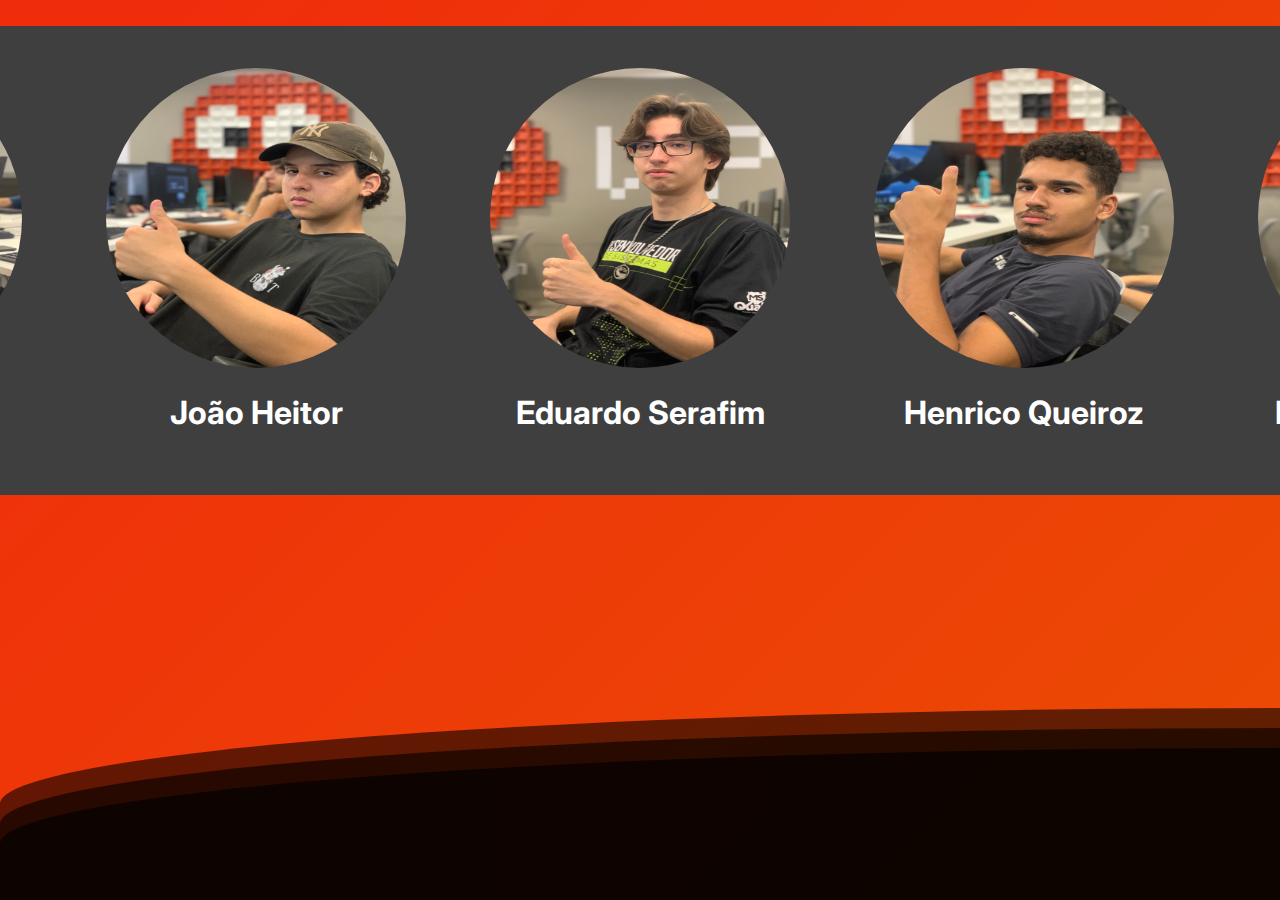
<file: about/about.html>
<!DOCTYPE html>
<html lang="en">
<head>
    <meta charset="UTF-8">
    <meta name="viewport" content="width=device-width, initial-scale=1.0">
    <title>Sobre Nós - MidNightClub</title>
    <link rel="stylesheet" href="styles.css">
    <link rel="preconnect" href="https://fonts.googleapis.com">
    <link rel="preconnect" href="https://fonts.gstatic.com" crossorigin>
    <link href="https://fonts.googleapis.com/css2?family=Inter:ital,opsz,wght@0,14..32,100..900;1,14..32,100..900&family=Noto+Sans+KR:wght@100..900&display=swap" rel="stylesheet">
</head>
<body id="bodyfoda">
    <div class="container">
            <div id="noisDnv">
                <div class="card1">
                    <img id="imagem" class='imagens' src="Fotos/sales.jpeg" alt="Rounded avatar">
                <h1>João Sales</h1>
                </div>
                <div class="card2">
                    <img id="imagem2" class='imagens' src="Fotos/heitor.jpeg" alt="Rounded avatar">
                    <h1>João Heitor</h1>
                </div>
                <div class="card3">
                    <img id="imagem3" class='imagens' src="Fotos/serafim.jpeg" alt="Rounded avatar">
                    <h1>Eduardo Serafim</h1>
                </div>
                <div class="card4">
                    <img id="imagem4" class='imagens' src="Fotos/queiroz.jpeg" alt="Rounded avatar">
                    <h1>Henrico Queiroz</h1>
                </div>
                <div class="card5">
                    <img id="imagem5" class='imagens' src="Fotos/fernandes.jpeg" alt="Rounded avatar">
                    <h1>Robert Fernandes</h1>
                </div>
            </div>

            <div id="aqui"></div>
        <div>
            <div class="wave"></div>
            <div class="wave"></div>
            <div class="wave"></div>
         </div>
    </div>
    <script src="javascript.js"></script>
</body>
</html>
</file>
<file: JoaoHeitor/style.css>
body{
    background-image: url(https://pbs.twimg.com/media/EvLDJDiWYAUwp6T?format=jpg&name=4096x4096);
    background-size: 100vw;
    background-position: 0 -129px;
    background-repeat: no-repeat;
    background-color: rgb(36, 36, 36);
    margin: 0;
    overflow-x: hidden;

    font-family: "Inter", sans-serif;
    font-style: italic;
    font-size: 22px;
    font-weight: 600;
}

#init{
    width: 100vw;
    height: 100vh;
}

#logo{
    width: 200px;
    height: 200px;
    backdrop-filter: blur(10px);
    border: solid 2px rgb(0, 0, 0);
}

#botLogin{
    display: flex;
    justify-content: center;


    position: absolute;
    padding: 10px;
    right: 10px;
    top: 10px;
    width: 96px;
    background-color: white;

    transition: all 0.1s;
}

#botLogin:hover {
    scale: 1.05;
}

#loginPg{
    display: flex;
    position: fixed;
    top: 0;
    right: -105%;
    height: 100vh;
    width: 100vw;
    z-index: 1;

    transition: 0.3s;
}

#loginPg #ptP{
    background-color: rgba(0, 0, 0, 0.736);
    width: 70%;
    height: 100%;

    transition: 0.1s;
}

#loginPg #ptB{
    background-color: rgb(36, 36, 36);
    width: 30%;
    height: 100%;
}

#prxEvt{
    display: flex;
    justify-content: center;

    width: 100%;
    position: absolute;
    bottom: 0px;
}
#prxEvt :is(#p1, #p2){
    height: 108px;
    width: 420px;

    display: flex;
    justify-content: space-evenly;
    align-items: center;
}

#prxEvt #p1{
    color: white;
    background-color: black;
}
#prxEvt #p2{
    font-size: 20px;
    background-color: white;
    font-weight: 700;
}

#grid{
    display: grid;
}

#grid div{
    border: solid 2px #fff;
    width: 400px;
    height: 400px;
    background-color: rgb(0, 0, 0);
}


/* .sketchfab-embed-wrapper iframe{
    position: absolute;
    top: 0;

    width: 100%;
    height: 100vh;
    z-index: -1;
} */

p {
    color:white;
    margin-top: 20px;
    font-size: 50px;
    font-weight: 800;
    margin-bottom: 50px;
    text-align: center;
}

.in {
    display: flex;
    flex-direction: column;
    border-color: white;
    gap: 20px;
    align-items: center;
}

#text1, #text2, #text3 {
    background-color: #222630;
    padding-left: 1rem;
    padding-right: 1rem;
    padding-top: 0.75rem;
    padding-bottom: 0.75rem;
    outline: none;
    width: 280px;
    color: white;
    border-radius: 0.5rem;
    border-width: 2px;
    border-style: solid;
    transition: background-color 100ms, border-color 100ms;
    border-color: #2B3040;
}


#text1:focus, #text2:focus, #text3:focus {
    border-color: white;
}

button {
    font-family: "Inter";
    font-size: 17px;
    padding: 1em 2.7em;
    font-weight: 500;
    background: #1f2937;
    color: white;
    border: none;
    position: relative;
    overflow: hidden;
    border-radius: 0.6em;
    cursor: pointer;
  }
  
  .gradient {
    position: absolute;
    width: 100%;
    height: 100%;
    left: 0;
    top: 0;
    border-radius: 0.6em;
    margin-top: -0.25em;
    background-image: linear-gradient(
      rgba(0, 0, 0, 0),
      rgba(0, 0, 0, 0),
      rgba(0, 0, 0, 0.3)
    );
  }
  
  .label {
    position: relative;
    top: -1px;
  }
  
  .transition {
    transition-timing-function: cubic-bezier(0, 0, 0.2, 1);
    transition-duration: 500ms;
    background-color: white;
    border-radius: 9999px;
    width: 0;
    height: 0;
    position: absolute;
    left: 50%;
    top: 50%;
    transform: translate(-50%, -50%);
  }

  button:hover {
    color: black;
  }
  
  button:hover .transition {
    width: 14em;
    height: 14em;
  }
  
  button:active {
    transform: scale(0.97);
  }
</file>
<file: main/style.css>
body{
    background-image: url(https://pbs.twimg.com/media/EvLDJDiWYAUwp6T?format=jpg&name=4096x4096);
    background-size: 100vw;
    background-position: 0 -129px;
    background-repeat: no-repeat;
    background-color: rgb(36, 36, 36);
    margin: 0;
    overflow-x: hidden;
    font-family: "Inter", sans-serif;
    font-style: italic;
    font-size: 22px;
    font-weight: 600;
}

#init{
    width: 100vw;
    height: 100vh;
}

#logo{
    width: 200px;
    height: 200px;
    position: fixed;
    z-index: 1;
   
    
}

#botLogin{
    display: flex;
    justify-content: center;
    position: fixed;
    padding: 10px;
    right: 10px;
    top: 10px;
    width: 96px;
    background-color: white;
    z-index: 1;

    transition: all 0.1s;
}

#botLogin:hover {
    scale: 1.05;
}

#loginPg{
    display: flex;
    position: fixed;
    top: 0;
    right: -105%;
    height: 100vh;
    width: 100vw;
    z-index: 2;
    transition: 0.3s;
}

#loginPg #ptP{
    background-color: rgba(0, 0, 0, 0.736);
    width: 70%;
    height: 100%;
    transition: 0.1s;
}

#loginPg #ptB{
    background-color: rgb(36, 36, 36);
    width: 30%;
    height: 100%;
}

#prxEvt{
    display: flex;
    justify-content: center;

    width: 100%;
    position: absolute;
    bottom: 0px;
}
#prxEvt :is(#p1, #p2){
    height: 108px;
    width: 420px;

    display: flex;
    justify-content: space-evenly;
    align-items: center;
}

#prxEvt #p1{
    color: white;
    background-color: black;
}
#prxEvt #p2{
    font-size: 20px;
    background-color: white;
    font-weight: 700;
}

#grid{
    display: grid;
}

#grid div{
    border: solid 2px #fff;
    width: 400px;
    height: 400px;
    background-color: rgb(0, 0, 0);
}

#par {
    color:white;
    margin-top: 20px;
    font-size: 50px;
    font-weight: 800;
    margin-bottom: 50px;
    text-align: center;
}

.in {
    display: flex;
    flex-direction: column;
    border-color: white;
    gap: 20px;
    align-items: center;
}

#text1, #text2, #text3 {
    background-color: #222630;
    padding-left: 1rem;
    padding-right: 1rem;
    padding-top: 0.75rem;
    padding-bottom: 0.75rem;
    outline: none;
    width: 280px;
    color: white;
    border-radius: 0.5rem;
    border-width: 2px;
    border-style: solid;
    transition: background-color 100ms, border-color 100ms;
    border-color: #2B3040;
}

#text1:focus, #text2:focus, #text3:focus {
    border-color: #596A95;
}

button {
    background-color: white;
    border-color: black; 
    width: 400px;
    height: 50px;
    margin-top: 20px;
    font-size: 25px;
    cursor: pointer;
}

.centro{
    
    display: flex;
    justify-content: center;
    align-items: center;
    height: 100vh;
    width: 100vw;
    
}

.container{
    margin: 500px 0 500px 0;
    display: grid;
    grid-template-columns: repeat(3,500px);
    grid-template-rows: repeat(2,400px);
    gap: 6px;

  
}


.item1{
    display: flex;
    align-items: center;
    justify-content: center;
    background-color:  rgb(92, 92, 92);
    grid-column: 1 ;
    grid-row: 1 / 3;
    transition: all 0.5s;
    padding: 40px;
    text-align: center;
}

.item2{

    background-color:  rgb(92, 92, 92);
    grid-column: 2;
    grid-row: 1/3;
    display: flex;
    justify-content: center;
    align-items: center;
    transition: all 0.5s;
    padding: 30px;
    text-align: center;
    
}

.item3{

    background-color:  rgb(92, 92, 92);
    display: flex;
    justify-content: right;
    align-items: center;
    transition: all 0.5s;

}

:is(.item1,.item2,.item3):hover{

    background: #929292;
    
    .carro1{
        height: 100%;
        width: 100%;
        opacity: 100%;
        display: block;
    }

    .logo1{
        opacity: 0%;

        transition-duration: 0.2s;
    }
}

.carro1{

    width: 90%;
    height: 90%;
    opacity: 0%;

    transition: all 1s;
}

.logo1{

    display: flex;
    width: 5%;
    height: 5%;
    position: absolute;
    transition: all 0.2s;
}

#falatorio{
    display: flex;
    width: 400px;
    justify-content: center;
    font-size: 16px;
    color: greenyellow;
    margin: 10%;
    font-family: "Inter", sans-serif;
    font-style: italic;
    font-size: 20px;
}

#falatorionegativo{
    display: flex;
    width: 400px;
    justify-content: center;
    font-size: 16px;
    color: rgb(255, 47, 47);
    margin: 10%;
    font-family: "Inter", sans-serif;
    font-style: italic;
    font-size: 20px;
}

#quemSomos{
    color: rgb(255, 255, 255);
    font-size: 32px;

    display: flex;
    justify-content: center;
    align-items: center;
}

#somos{
    font-size: 20px;
    color: #ffffff;
    text-align:justify;
    font-weight: 700;
}

#agua{
    font-size: large;
    color: white;
    text-decoration: none;
}

.Sobrenos{
    display: flex;
    justify-content: center;
}

#best{
    width: 600px;
    transition: all 1s;
}

#best img{
    position: absolute;
    width: 500px;
    height: 293px;
    object-fit: cover;
    object-position: center;

    transition: all 1s;
}
button {
    margin-top: 40px;
    width: 450px;
    font-family: "Inter";
    font-size: 17px;
    padding: 1em 2.7em;
    font-weight: 500;
    background: black;
    color: white;
    border: none;
    position: relative;
    overflow: hidden;
    border-radius: 0.6em;
    cursor: pointer;
  }
  
  .gradient {
    position: absolute;
    width: 100%;
    height: 100%;
    left: 0;
    top: 0;
    border-radius: 0.6em;
    margin-top: -0.25em;
  }
  
  .label {
    position: relative;
    top: -1px;
  }
  
  .transition {
    font-family: "Inter";
    font-size: 17px;
    font-weight: 500;
    transition-timing-function: cubic-bezier(0, 0, 0.2, 1);
    transition-duration: 500ms;
    background-color: white;
    border-radius: 9999px;
    width: 0;
    height: 0;
    position: absolute;
    left: 50%;
    top: 50%;
    transform: translate(-50%, -50%);
  }

  button:hover {
    color: black;
  }
  
  button:hover .transition {
    width: 450px;
    height: 14em;
  }
  
  button:active {
    transform: scale(0.97);
  }


  .slider {
    background-color: rgb(53, 53, 53);
    height: 500px;
    width: 100vw;
    
  }
  
  .slider .move {
    display: flex;
    width: 200px;
    animation: animacion 15s linear infinite;
    gap: 200px;
  }
  
  @keyframes animacion {
    0% {
      transform: translateX(0);
    }
    100% {
      transform: translateX(calc(-250px * 7));
    }
  }
  
  .slider .box {
    margin-top: 100px;
    height: 250px;
    width: 250px;
  }
  
  img{
    width: 150px;
    height: 150px;
  }
  

  .move{
    
    display: grid;
    grid-template-columns: repeat(6,300px);
    grid-template-rows: repeat(2,300px);


  }


@media (max-width:700px){
    body{
        background-size: 100vw;
        background-position: 0 0px;
    }

    #botLogin{
        position: absolute;
        right: 20px;
    }

    #logo{
        width: 150px;
        height: 160px;
    }
    #init{
        height: 500px;
    }

    #prxEvt{
        bottom: 400px;
    }

    .container{
        grid-template-columns: repeat(1,500px);
    }

    .item1{
     grid-column: 1;
        
    }

    .item2{
        grid-column: 1;
        /* grid-column: 1/2;
        grid-row: 2/4; */
    }

    .slider{
        top: 1000px;
        margin-bottom: 0%;
    }

    .centro{
        margin-bottom: 1000px;
    }

}
</file>
<file: styles.css>
#bodyfoda{
    margin: 0%;
    background: linear-gradient(315deg, rgb(216, 79, 0) 3%, rgb(139, 10, 224) 38%, rgb(233, 86, 1) 68%, rgb(240, 45, 11) 98%);
    animation: gradient 15s ease infinite;
    background-size: 400% 400%;
    background-attachment: fixed;

<<<<<<< Updated upstream
=======
    overflow-x: hidden;
>>>>>>> Stashed changes
}

p,h1,a{
    font-family: "Inter", sans-serif;
    font-optical-sizing: auto;
    font-weight: weight;
    font-style: normal;
    color: white;

}

#numseimaiorqueooceano{
    margin: 20%;
    margin-top: 10%;
    margin-bottom: 10%;
    text-align: center;
    padding: 4%;
    height: 400px;
    background-color: #3f3f3f;
    
}

<<<<<<< Updated upstream
=======
#noisDnv{
    display: flex;
}

>>>>>>> Stashed changes
#oceano{
    display: flex;
    justify-content: center;

}

#agua{
    width: 100px;
    height: 150px;
    
}

<<<<<<< Updated upstream
#imagem,#imagem2,#imagem3,#imagem4,#imagem5{
    width: 400px;
    height: 400px;
    cursor: pointer;
    border-radius: 50%;
    animation: rotate 3s infinite ease-in-out;

=======
:is(#imagem,#imagem2,#imagem3,#imagem4,#imagem5){
    width: 300px;
    height: 300px;
    cursor: pointer;
    border-radius: 50%;
    animation: none 3s infinite ease-in-out;
    
    transition: all 0.5s;
}

:is(#imagem,#imagem2,#imagem3,#imagem4,#imagem5):hover{
    scale: 1.1;
>>>>>>> Stashed changes
}

#linkedin{
    display: flex;
    width: 100px;

}

#github{
    display: flex;
    width: 100px;

}

.container {
    display: flex;
    flex-direction: column;
    justify-content: center;
    align-items: center;
    margin-top: 2%;
    margin-bottom: 5%;
    scroll-behavior: smooth;

}

.card1,.card2,.card3,.card4,.card5{
    text-align: center;
<<<<<<< Updated upstream
    padding: 4%;
    height: 400px;
=======
    padding: 42px;
>>>>>>> Stashed changes
    background-color: #3f3f3f;

}

@keyframes rotate {
    100% {
      transform: rotate(360deg);
    }
<<<<<<< Updated upstream
  }
=======
}
>>>>>>> Stashed changes

@keyframes gradient {
    0% {
        background-position: 0% 0%;
    }
    50% {
        background-position: 100% 100%;
    }
    100% {
        background-position: 0% 0%;
    }
}

.wave {
    background: rgba(0, 0, 0, 0.733);
    border-radius: 1000% 1000% 0 0;
    position: fixed;
    width: 200%;
    height: 12em;
    animation: wave 10s -3s linear infinite;
    transform: translate3d(0, 0, 0);
    opacity: 0.8;
    bottom: 0;
    left: 0;
    z-index: -1;

}

.wave:nth-of-type(2) {
    bottom: -1.25em;
    animation: wave 18s linear reverse infinite;
    opacity: 0.8;

}

.wave:nth-of-type(3) {
    bottom: -2.5em;
    animation: wave 20s -1s reverse infinite;
    opacity: 0.9;

}

@keyframes wave {
    2% {
        transform: translateX(1);
    }

    25% {
        transform: translateX(-25%);
    }

    50% {
        transform: translateX(-50%);
    }

    75% {
        transform: translateX(-25%);
    }

    100% {
        transform: translateX(1);
    }
<<<<<<< Updated upstream
}
=======
}
/* @hnrcqroz */

>>>>>>> Stashed changes
</file>
<file: about/styles.css>
#bodyfoda{
    margin: 0%;
    background: linear-gradient(315deg, rgb(216, 79, 0) 3%, rgb(139, 10, 224) 38%, rgb(233, 86, 1) 68%, rgb(240, 45, 11) 98%);
    animation: gradient 15s ease infinite;
    background-size: 400% 400%;
    background-attachment: fixed;
    overflow-x: hidden;

}

p,h1,a{
    font-family: "Inter", sans-serif;
    font-optical-sizing: auto;
    font-weight: weight;
    font-style: normal;
    color: white;

}

#numseimaiorqueooceano{
    margin: 20%;
    margin-top: 10%;
    margin-bottom: 10%;
    text-align: center;
    padding: 4%;
    height: 400px;
    background-color: #3f3f3f;
    
}

#noisDnv{
    display: flex;
}


#oceano{
    display: flex;
    justify-content: center;

}

#agua{
    width: 100px;
    height: 150px;
    
}

:is(#imagem,#imagem2,#imagem3,#imagem4,#imagem5){
    width: 300px;
    height: 300px;
    cursor: pointer;
    border-radius: 50%;
    animation: none 3s infinite ease-in-out;
    transition: all 0.5s;
}

:is(#imagem,#imagem2,#imagem3,#imagem4,#imagem5):hover{
    scale: 1.1;

}

#linkedin{
    display: flex;
    width: 100px;

}

#github{
    display: flex;
    width: 100px;

}

.container {
    display: flex;
    flex-direction: column;
    justify-content: center;
    align-items: center;
    margin-top: 2%;
    margin-bottom: 5%;
    scroll-behavior: smooth;

}

.card1,.card2,.card3,.card4,.card5{
    text-align: center;
    padding: 42px;
    background-color: #3f3f3f;

}

@keyframes rotate {
    100% {
      transform: rotate(360deg);
    }

}


@keyframes gradient {
    0% {
        background-position: 0% 0%;
    }
    50% {
        background-position: 100% 100%;
    }
    100% {
        background-position: 0% 0%;
    }
}

.wave {
    background: rgba(0, 0, 0, 0.733);
    border-radius: 1000% 1000% 0 0;
    position: fixed;
    width: 200%;
    height: 12em;
    animation: wave 10s -3s linear infinite;
    transform: translate3d(0, 0, 0);
    opacity: 0.8;
    bottom: 0;
    left: 0;
    z-index: -1;

}

.wave:nth-of-type(2) {
    bottom: -1.25em;
    animation: wave 18s linear reverse infinite;
    opacity: 0.8;

}

.wave:nth-of-type(3) {
    bottom: -2.5em;
    animation: wave 20s -1s reverse infinite;
    opacity: 0.9;

}

@keyframes wave {
    2% {
        transform: translateX(1);
    }

    25% {
        transform: translateX(-25%);
    }

    50% {
        transform: translateX(-50%);
    }

    75% {
        transform: translateX(-25%);
    }

    100% {
        transform: translateX(1);
    }

}
/* @hnrcqroz */



@media (max-width: 900px){
    #noisDnv{
        display: flex;
        margin: 0;

        justify-content: center;
        align-items: center;
        flex-direction: column;
        width: 400px;
    }
}
</file>
